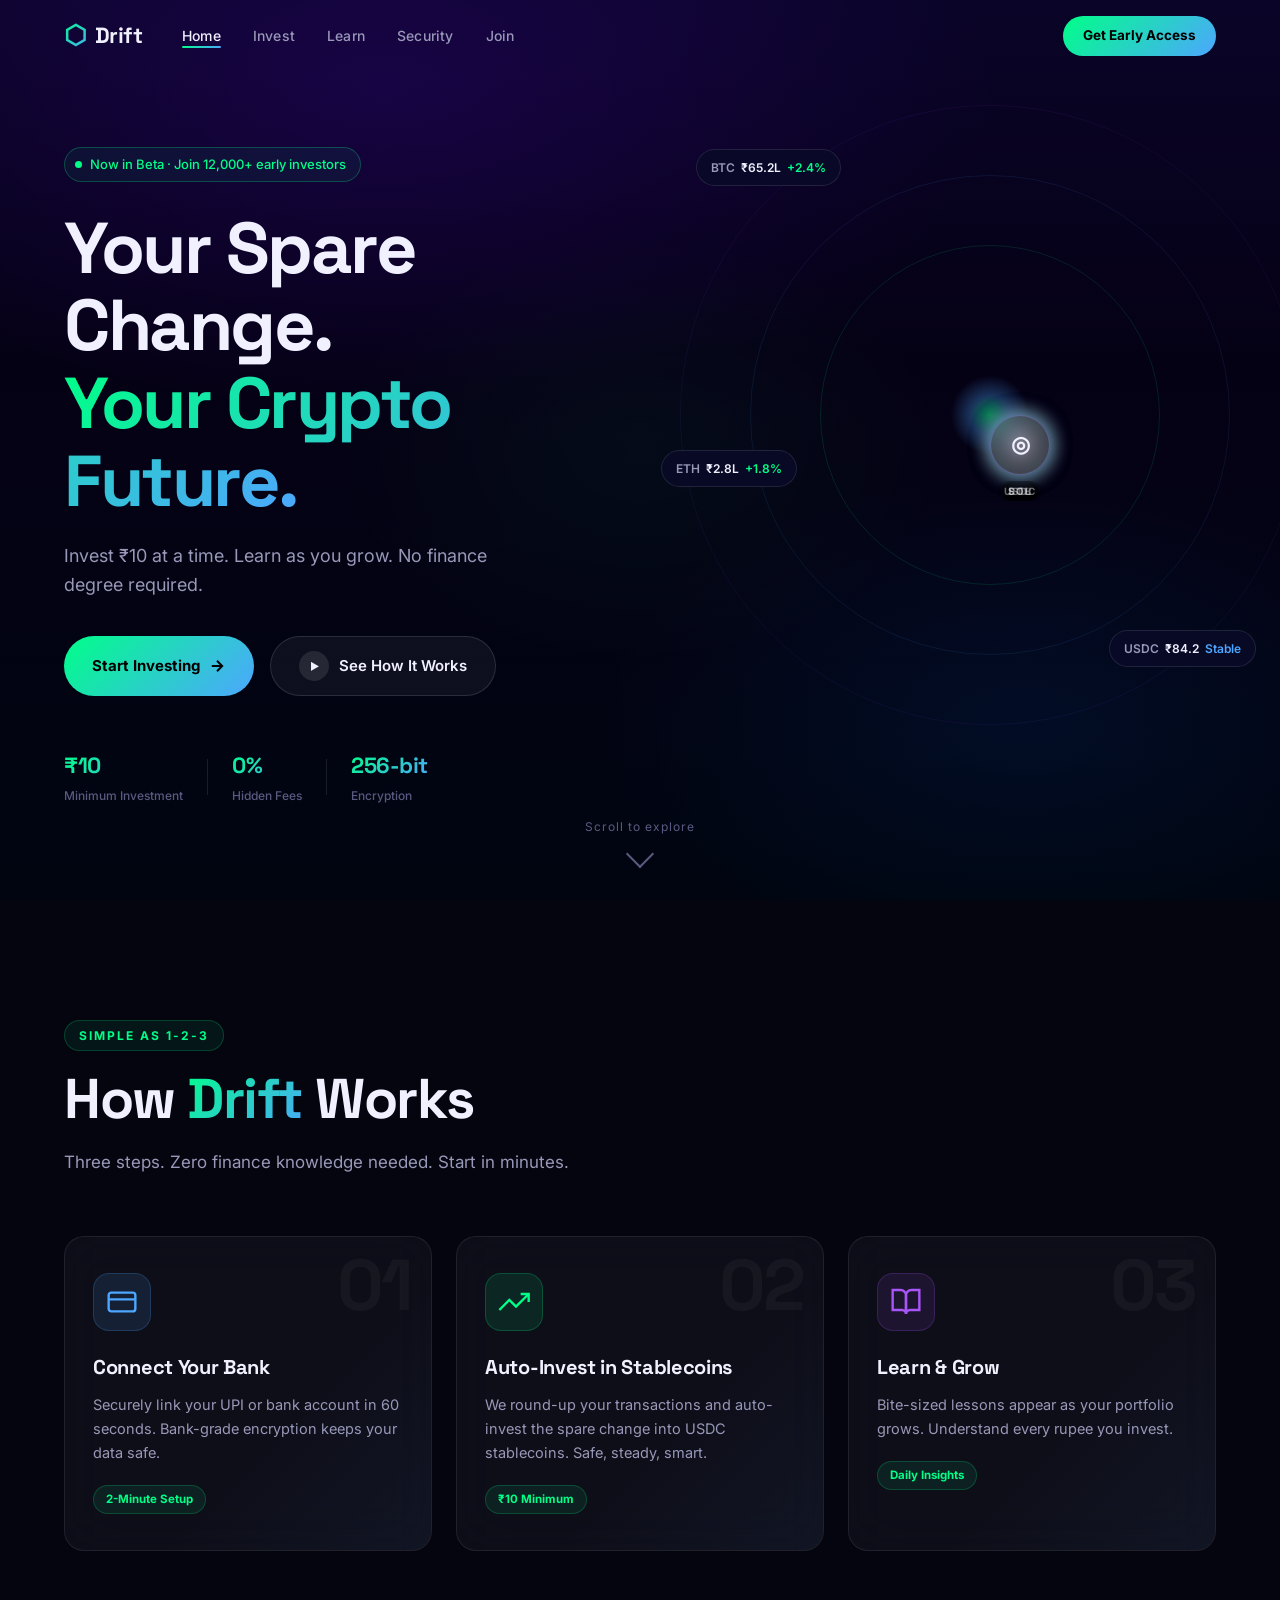
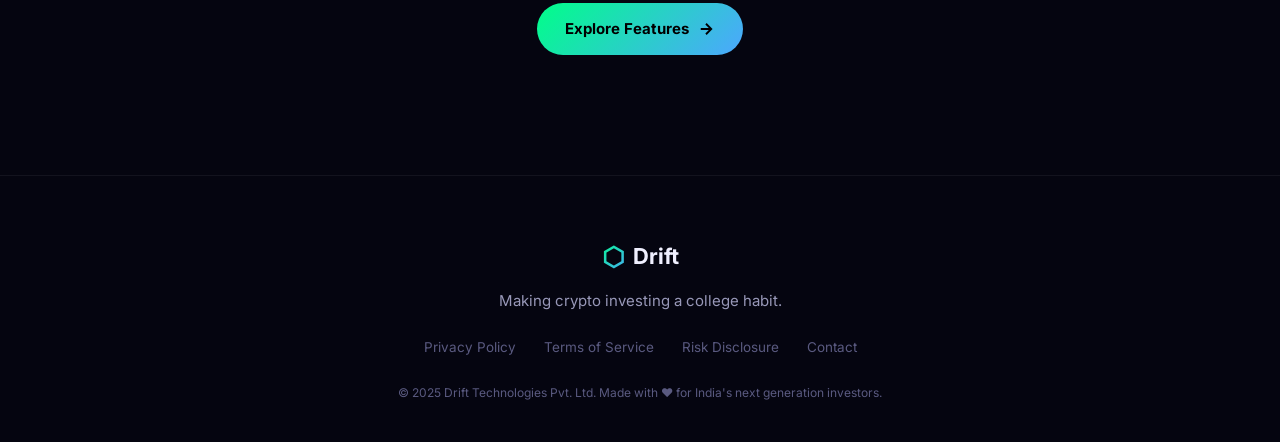
<file: index.html>
<!DOCTYPE html>
<html lang="en">

<head>
  <meta charset="UTF-8" />
  <meta name="viewport" content="width=device-width, initial-scale=1.0" />
  <title>Drift – Your Spare Change. Your Crypto Future.</title>
  <meta name="description"
    content="Drift helps college students invest ₹10 at a time in crypto. Start safe with stablecoins, learn as you grow." />
  <link rel="preconnect" href="https://fonts.googleapis.com" />
  <link rel="preconnect" href="https://fonts.gstatic.com" crossorigin />
  <link
    href="https://fonts.googleapis.com/css2?family=Inter:wght@300;400;500;600;700;800;900&family=Space+Grotesk:wght@300;400;500;600;700&display=swap"
    rel="stylesheet" />
  <link rel="stylesheet" href="style.css" />
</head>

<body>
  <canvas id="particleCanvas"></canvas>

  <!-- Navigation -->
  <nav class="navbar" id="navbar">
    <div class="nav-inner">
      <a href="index.html" class="nav-logo">
        <span class="logo-icon">⬡</span>
        <span class="logo-text">Drift</span>
      </a>
      <ul class="nav-links">
        <li><a href="index.html" class="nav-active">Home</a></li>
        <li><a href="invest.html">Invest</a></li>
        <li><a href="learn.html">Learn</a></li>
        <li><a href="security.html">Security</a></li>
        <li><a href="join.html">Join</a></li>
      </ul>
      <div class="nav-cta">
        <a href="join.html" class="btn-nav">Get Early Access</a>
      </div>
      <button class="hamburger" id="hamburger" aria-label="Menu">&#9776;</button>
    </div>
  </nav>

  <!-- ── HERO ── -->
  <section class="hero" id="hero">
    <div class="hero-content">
      <div class="hero-badge float-anim">
        <span class="badge-dot"></span>
        <span>Now in Beta · Join 12,000+ early investors</span>
      </div>
      <h1 class="hero-headline">
        Your Spare Change.<br />
        <span class="gradient-text">Your Crypto Future.</span>
      </h1>
      <p class="hero-sub">Invest ₹10 at a time. Learn as you grow. No finance degree required.</p>
      <div class="hero-cta">
        <a href="join.html" class="btn-primary">
          <span>Start Investing</span>
          <svg width="18" height="18" viewBox="0 0 24 24" fill="none" stroke="currentColor" stroke-width="2.5">
            <path d="M5 12h14M12 5l7 7-7 7" />
          </svg>
        </a>
        <a href="invest.html" class="btn-secondary">
          <span class="play-icon">▶</span>
          See How It Works
        </a>
      </div>
      <div class="hero-stats">
        <div class="stat-item">
          <span class="stat-value">₹10</span>
          <span class="stat-label">Minimum Investment</span>
        </div>
        <div class="stat-divider"></div>
        <div class="stat-item">
          <span class="stat-value">0%</span>
          <span class="stat-label">Hidden Fees</span>
        </div>
        <div class="stat-divider"></div>
        <div class="stat-item">
          <span class="stat-value">256-bit</span>
          <span class="stat-label">Encryption</span>
        </div>
      </div>
    </div>

    <!-- Orbiting Coins -->
    <div class="coin-orbit-system" id="coinOrbit">
      <div class="orbit-center-glow"></div>
      <div class="orbit-ring ring-1"></div>
      <div class="orbit-ring ring-2"></div>
      <div class="orbit-ring ring-3"></div>
      <div class="coin-wrapper coin-btc orbit-1">
        <div class="crypto-coin coin-glow-orange">
          <img src="https://cryptologos.cc/logos/bitcoin-btc-logo.svg" alt="BTC"
            onerror="this.style.display='none';this.parentElement.innerHTML='<span class=coin-fallback>₿</span>'" />
        </div>
        <div class="coin-label">BTC</div>
      </div>
      <div class="coin-wrapper coin-eth orbit-2">
        <div class="crypto-coin coin-glow-blue">
          <img src="https://cryptologos.cc/logos/ethereum-eth-logo.svg" alt="ETH"
            onerror="this.style.display='none';this.parentElement.innerHTML='<span class=coin-fallback>Ξ</span>'" />
        </div>
        <div class="coin-label">ETH</div>
      </div>
      <div class="coin-wrapper coin-usdc orbit-3">
        <div class="crypto-coin coin-glow-green">
          <img src="https://cryptologos.cc/logos/usd-coin-usdc-logo.svg" alt="USDC"
            onerror="this.style.display='none';this.parentElement.innerHTML='<span class=coin-fallback>$</span>'" />
        </div>
        <div class="coin-label">USDC</div>
      </div>
      <div class="coin-wrapper coin-sol orbit-2b">
        <div class="crypto-coin coin-glow-purple">
          <img src="https://cryptologos.cc/logos/solana-sol-logo.svg" alt="SOL"
            onerror="this.style.display='none';this.parentElement.innerHTML='<span class=coin-fallback>◎</span>'" />
        </div>
        <div class="coin-label">SOL</div>
      </div>
      <div class="price-chip chip-1 float-anim-slow">
        <span class="chip-coin">BTC</span><span class="chip-price">₹65.2L</span><span
          class="chip-change positive">+2.4%</span>
      </div>
      <div class="price-chip chip-2 float-anim-med">
        <span class="chip-coin">ETH</span><span class="chip-price">₹2.8L</span><span
          class="chip-change positive">+1.8%</span>
      </div>
      <div class="price-chip chip-3 float-anim-slow">
        <span class="chip-coin">USDC</span><span class="chip-price">₹84.2</span><span
          class="chip-change neutral">Stable</span>
      </div>
    </div>

    <div class="scroll-hint">
      <span>Scroll to explore</span>
      <div class="scroll-arrow"></div>
    </div>
  </section>

  <!-- ── HOW IT WORKS ── -->
  <section class="section" id="how-it-works">
    <div class="container">
      <div class="section-label">Simple as 1-2-3</div>
      <h2 class="section-title">How <span class="gradient-text">Drift</span> Works</h2>
      <p class="section-sub">Three steps. Zero finance knowledge needed. Start in minutes.</p>
      <div class="how-cards">
        <div class="how-card glass-card float-card" data-delay="0">
          <div class="card-number">01</div>
          <div class="card-icon-wrap icon-blue">
            <svg width="32" height="32" viewBox="0 0 24 24" fill="none" stroke="currentColor" stroke-width="1.8">
              <rect x="2" y="5" width="20" height="14" rx="2" />
              <path d="M2 10h20" />
            </svg>
          </div>
          <h3>Connect Your Bank</h3>
          <p>Securely link your UPI or bank account in 60 seconds. Bank-grade encryption keeps your data safe.</p>
          <div class="card-badge">2-Minute Setup</div>
        </div>
        <div class="how-card glass-card float-card" data-delay="150">
          <div class="card-number">02</div>
          <div class="card-icon-wrap icon-green">
            <svg width="32" height="32" viewBox="0 0 24 24" fill="none" stroke="currentColor" stroke-width="1.8">
              <polyline points="23 6 13.5 15.5 8.5 10.5 1 18" />
              <polyline points="17 6 23 6 23 12" />
            </svg>
          </div>
          <h3>Auto-Invest in Stablecoins</h3>
          <p>We round-up your transactions and auto-invest the spare change into USDC stablecoins. Safe, steady, smart.
          </p>
          <div class="card-badge">₹10 Minimum</div>
        </div>
        <div class="how-card glass-card float-card" data-delay="300">
          <div class="card-number">03</div>
          <div class="card-icon-wrap icon-purple">
            <svg width="32" height="32" viewBox="0 0 24 24" fill="none" stroke="currentColor" stroke-width="1.8">
              <path d="M2 3h6a4 4 0 0 1 4 4v14a3 3 0 0 0-3-3H2z" />
              <path d="M22 3h-6a4 4 0 0 0-4 4v14a3 3 0 0 1 3-3h7z" />
            </svg>
          </div>
          <h3>Learn &amp; Grow</h3>
          <p>Bite-sized lessons appear as your portfolio grows. Understand every rupee you invest.</p>
          <div class="card-badge">Daily Insights</div>
        </div>
      </div>

      <!-- Page nav CTA -->
      <div class="page-nav-cta">
        <a href="invest.html" class="btn-primary">
          Explore Features
          <svg width="18" height="18" viewBox="0 0 24 24" fill="none" stroke="currentColor" stroke-width="2.5">
            <path d="M5 12h14M12 5l7 7-7 7" />
          </svg>
        </a>
      </div>
    </div>
  </section>

  <footer class="footer">
    <div class="container">
      <div class="footer-logo">
        <span class="logo-icon">⬡</span><span class="logo-text">Drift</span>
      </div>
      <p class="footer-tagline">Making crypto investing a college habit.</p>
      <div class="footer-links">
        <a href="security.html">Privacy Policy</a>
        <a href="security.html">Terms of Service</a>
        <a href="security.html">Risk Disclosure</a>
        <a href="join.html">Contact</a>
      </div>
      <p class="footer-copy">© 2025 Drift Technologies Pvt. Ltd. Made with ♥ for India's next generation investors.</p>
    </div>
  </footer>

  <script src="script.js"></script>
</body>

</html>
</file>
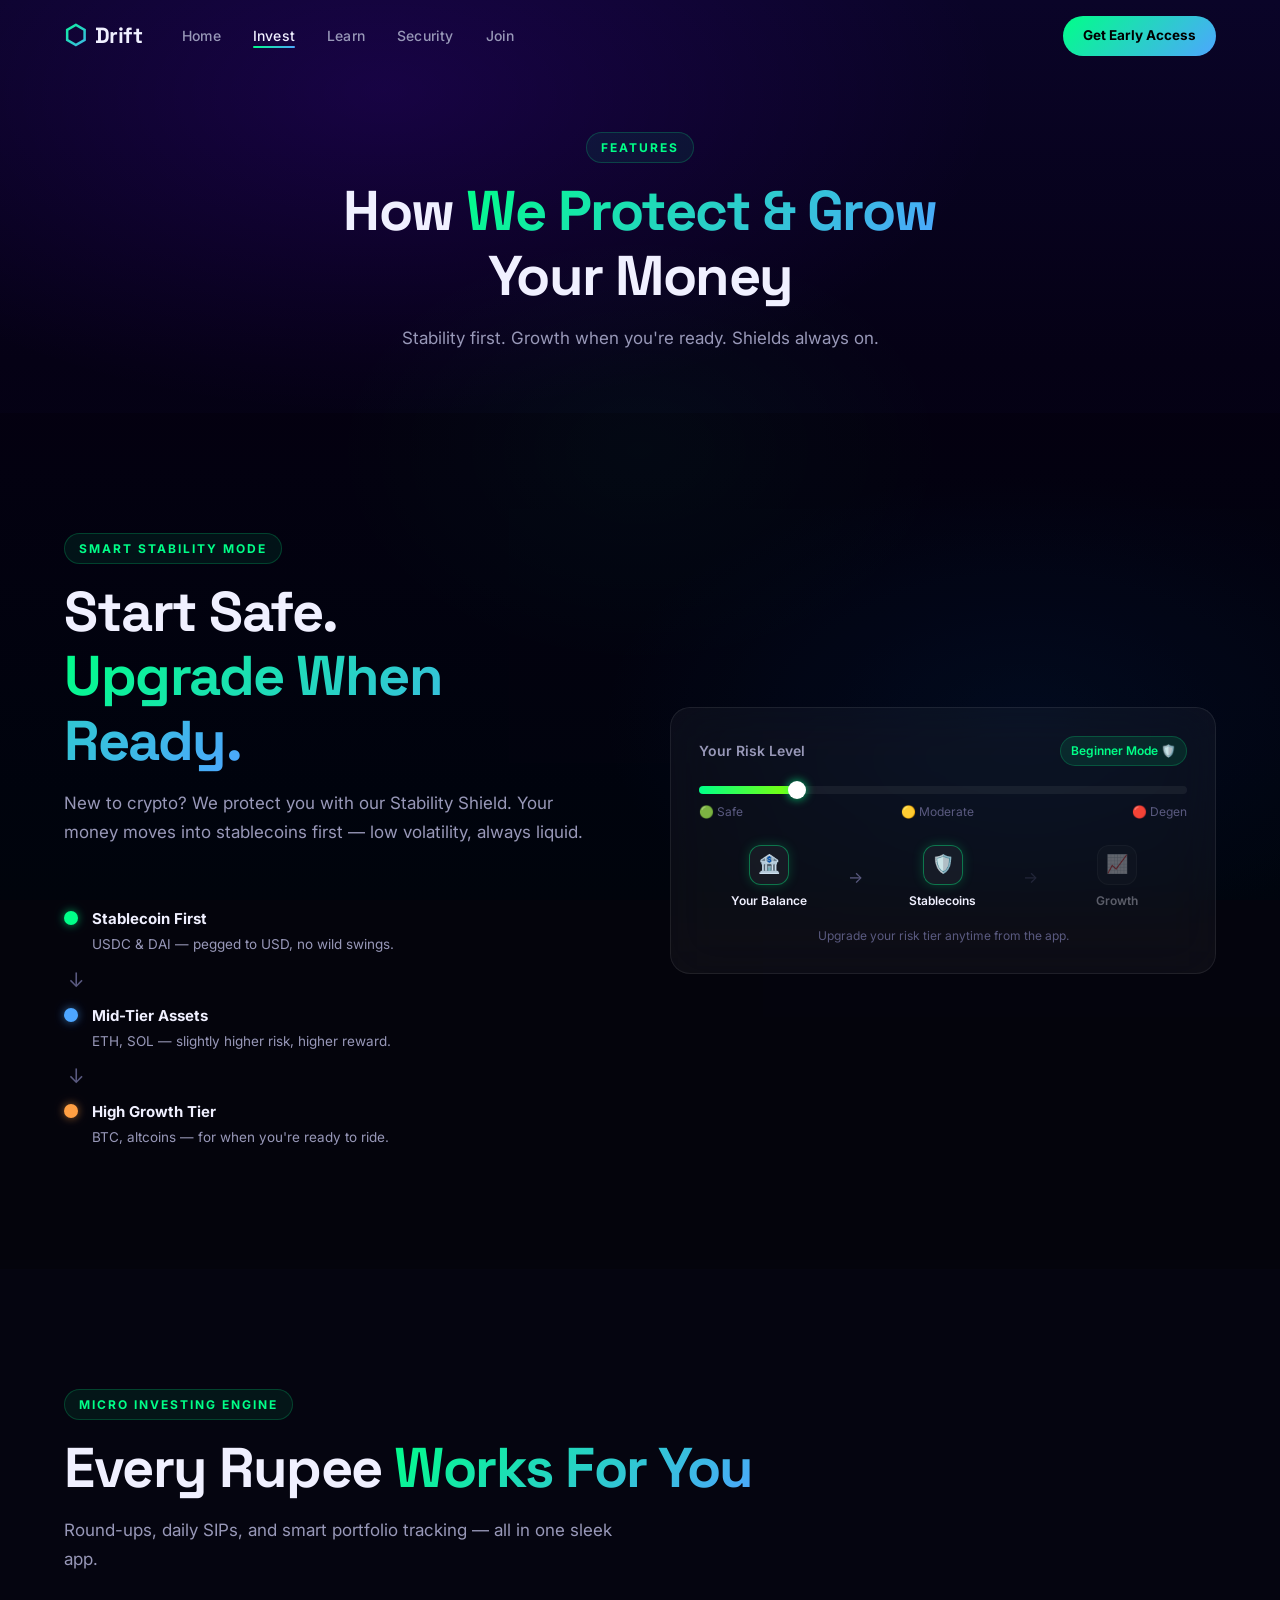
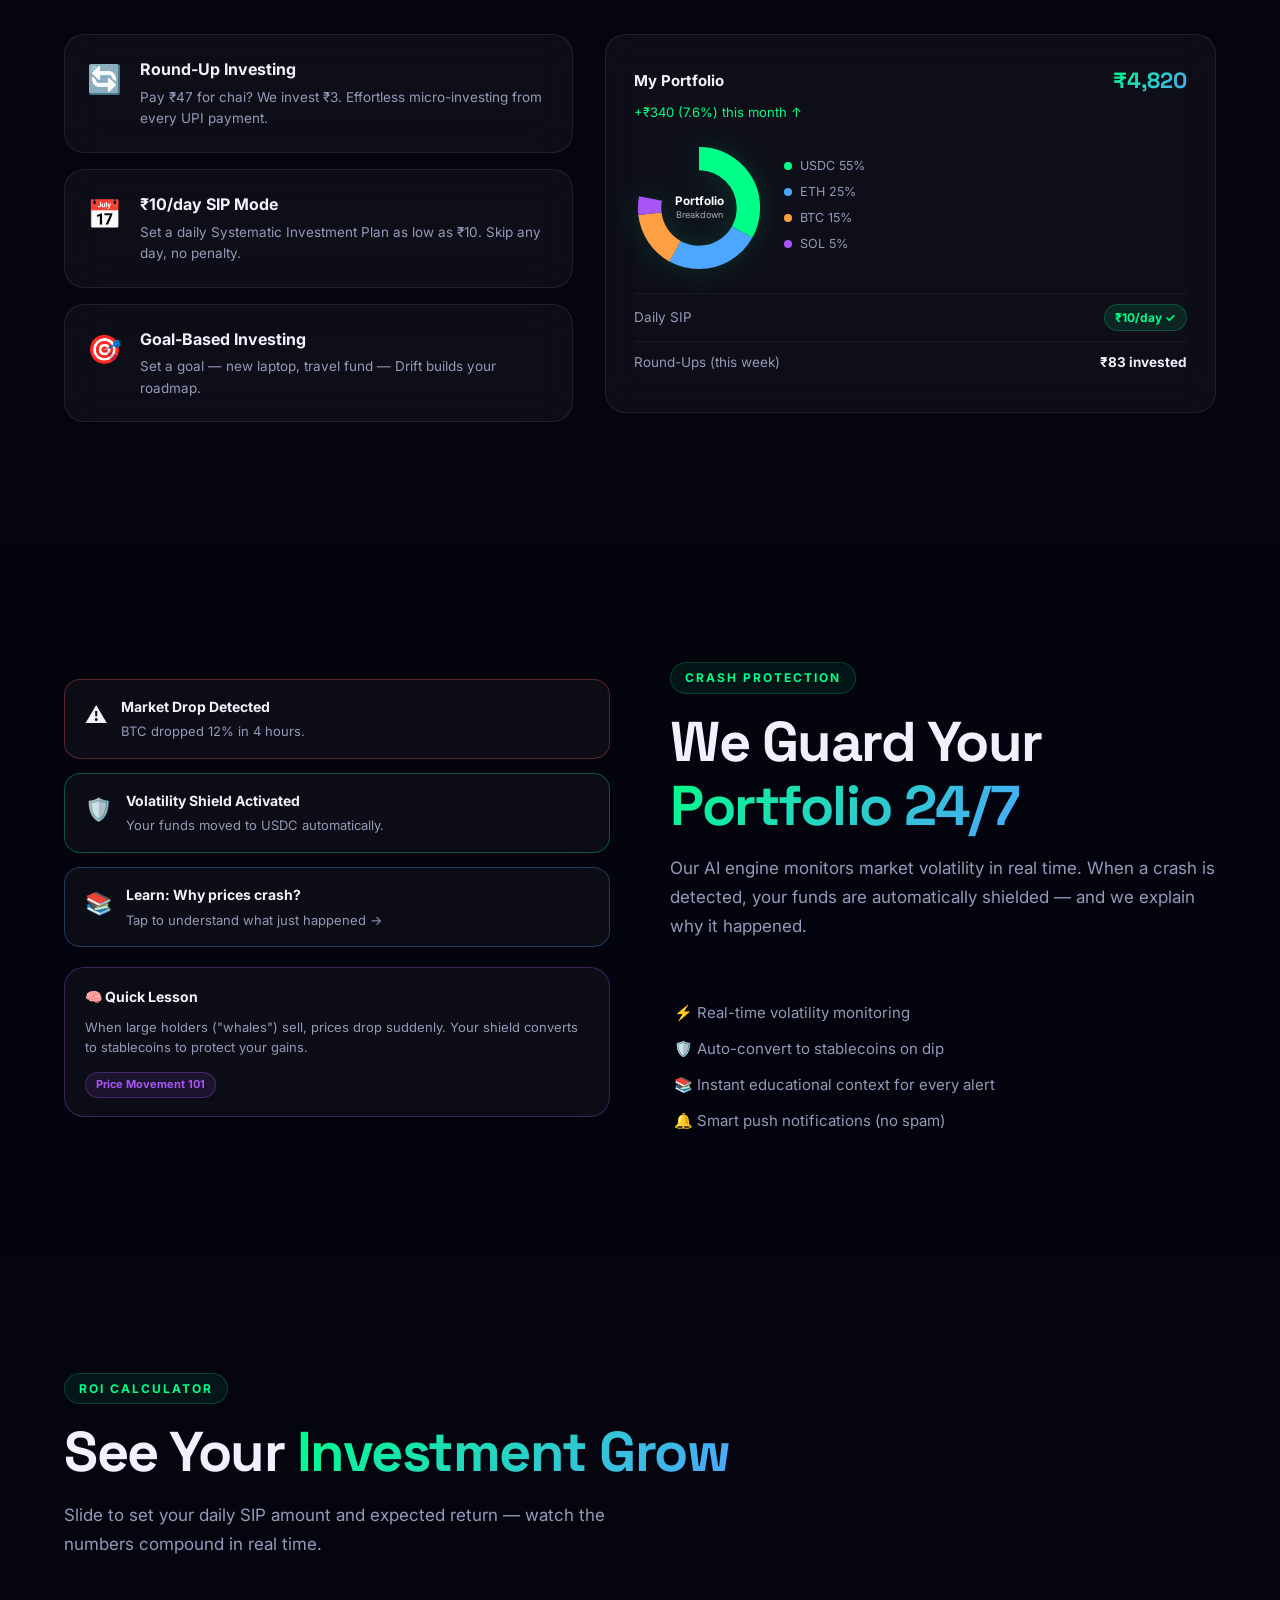
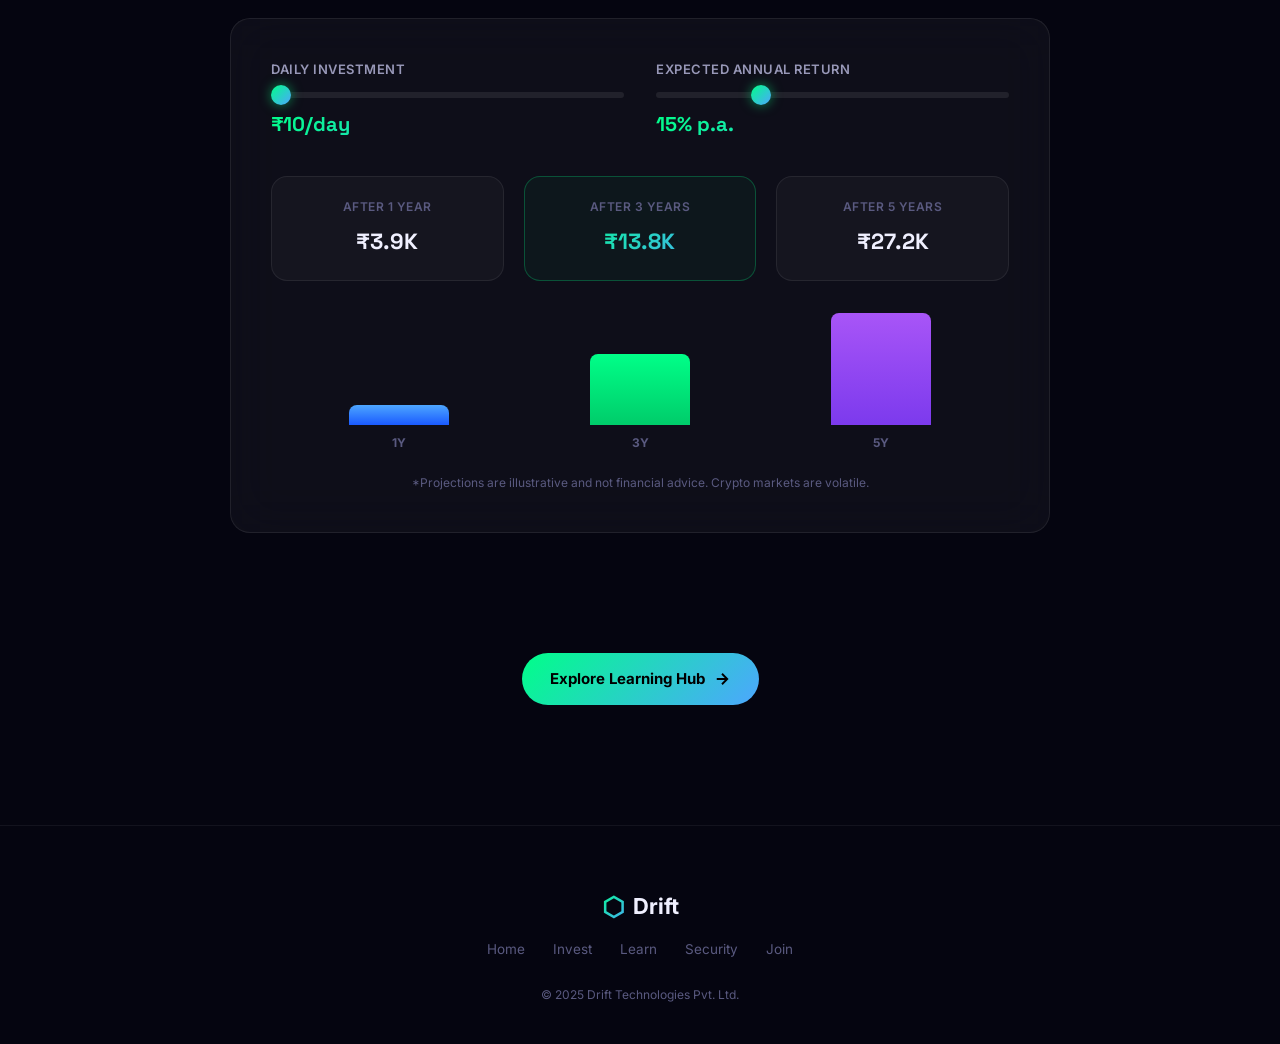
<file: invest.html>
<!DOCTYPE html>
<html lang="en">

<head>
    <meta charset="UTF-8" />
    <meta name="viewport" content="width=device-width, initial-scale=1.0" />
    <title>Invest – Drift</title>
    <meta name="description"
        content="Smart Stability Mode, Micro Investing Engine, and Crash Protection — all in one platform." />
    <link rel="preconnect" href="https://fonts.googleapis.com" />
    <link rel="preconnect" href="https://fonts.gstatic.com" crossorigin />
    <link
        href="https://fonts.googleapis.com/css2?family=Inter:wght@300;400;500;600;700;800;900&family=Space+Grotesk:wght@300;400;500;600;700&display=swap"
        rel="stylesheet" />
    <link rel="stylesheet" href="style.css" />
</head>

<body>
    <canvas id="particleCanvas"></canvas>

    <nav class="navbar" id="navbar">
        <div class="nav-inner">
            <a href="index.html" class="nav-logo">
                <span class="logo-icon">⬡</span>
                <span class="logo-text">Drift</span>
            </a>
            <ul class="nav-links">
                <li><a href="index.html">Home</a></li>
                <li><a href="invest.html" class="nav-active">Invest</a></li>
                <li><a href="learn.html">Learn</a></li>
                <li><a href="security.html">Security</a></li>
                <li><a href="join.html">Join</a></li>
            </ul>
            <div class="nav-cta"><a href="join.html" class="btn-nav">Get Early Access</a></div>
            <button class="hamburger" id="hamburger" aria-label="Menu">&#9776;</button>
        </div>
    </nav>

    <!-- Page Hero Banner -->
    <div class="page-hero">
        <div class="container">
            <div class="section-label">Features</div>
            <h1 class="section-title">How <span class="gradient-text">We Protect & Grow</span><br />Your Money</h1>
            <p class="section-sub">Stability first. Growth when you're ready. Shields always on.</p>
        </div>
    </div>

    <!-- ── SMART STABILITY ── -->
    <section class="section stability-section" id="stability">
        <div class="container two-col">
            <div class="col-text" data-reveal>
                <div class="section-label">Smart Stability Mode</div>
                <h2 class="section-title">Start Safe.<br /><span class="gradient-text">Upgrade When Ready.</span></h2>
                <p class="section-sub">New to crypto? We protect you with our Stability Shield. Your money moves into
                    stablecoins first — low volatility, always liquid.</p>
                <div class="stability-steps">
                    <div class="sstep">
                        <div class="sstep-dot dot-green"></div>
                        <div><strong>Stablecoin First</strong>
                            <p>USDC & DAI — pegged to USD, no wild swings.</p>
                        </div>
                    </div>
                    <div class="sstep sstep-arrow">↓</div>
                    <div class="sstep">
                        <div class="sstep-dot dot-blue"></div>
                        <div><strong>Mid-Tier Assets</strong>
                            <p>ETH, SOL — slightly higher risk, higher reward.</p>
                        </div>
                    </div>
                    <div class="sstep sstep-arrow">↓</div>
                    <div class="sstep">
                        <div class="sstep-dot dot-orange"></div>
                        <div><strong>High Growth Tier</strong>
                            <p>BTC, altcoins — for when you're ready to ride.</p>
                        </div>
                    </div>
                </div>
            </div>
            <div class="col-visual" data-reveal>
                <div class="risk-card glass-card">
                    <div class="risk-header">
                        <span>Your Risk Level</span>
                        <span class="risk-badge">Beginner Mode 🛡️</span>
                    </div>
                    <div class="risk-meter-wrap">
                        <div class="risk-meter">
                            <div class="risk-fill" id="riskFill"></div>
                            <div class="risk-thumb" id="riskThumb"></div>
                        </div>
                        <div class="risk-labels">
                            <span>🟢 Safe</span><span>🟡 Moderate</span><span>🔴 Degen</span>
                        </div>
                    </div>
                    <div class="fund-flow">
                        <div class="fund-step fund-active">
                            <div class="fund-icon">🏦</div><span>Your Balance</span>
                        </div>
                        <div class="fund-arrow">→</div>
                        <div class="fund-step fund-active">
                            <div class="fund-icon">🛡️</div><span>Stablecoins</span>
                        </div>
                        <div class="fund-arrow fund-disabled">→</div>
                        <div class="fund-step fund-disabled">
                            <div class="fund-icon">📈</div><span>Growth</span>
                        </div>
                    </div>
                    <p class="risk-note">Upgrade your risk tier anytime from the app.</p>
                </div>
            </div>
        </div>
    </section>

    <!-- ── MICRO INVESTING ENGINE ── -->
    <section class="section" id="investing">
        <div class="container">
            <div class="section-label">Micro Investing Engine</div>
            <h2 class="section-title">Every Rupee <span class="gradient-text">Works For You</span></h2>
            <p class="section-sub">Round-ups, daily SIPs, and smart portfolio tracking — all in one sleek app.</p>
            <div class="engine-grid">
                <div class="engine-features">
                    <div class="engine-card glass-card" data-reveal>
                        <div class="engine-icon">🔄</div>
                        <div>
                            <h4>Round-Up Investing</h4>
                            <p>Pay ₹47 for chai? We invest ₹3. Effortless micro-investing from every UPI payment.</p>
                        </div>
                    </div>
                    <div class="engine-card glass-card" data-reveal>
                        <div class="engine-icon">📅</div>
                        <div>
                            <h4>₹10/day SIP Mode</h4>
                            <p>Set a daily Systematic Investment Plan as low as ₹10. Skip any day, no penalty.</p>
                        </div>
                    </div>
                    <div class="engine-card glass-card" data-reveal>
                        <div class="engine-icon">🎯</div>
                        <div>
                            <h4>Goal-Based Investing</h4>
                            <p>Set a goal — new laptop, travel fund — Drift builds your roadmap.</p>
                        </div>
                    </div>
                </div>
                <div class="engine-visual" data-reveal>
                    <div class="portfolio-card glass-card">
                        <div class="portfolio-header">
                            <span class="portfolio-title">My Portfolio</span>
                            <span class="portfolio-value">₹4,820</span>
                        </div>
                        <div class="portfolio-change positive">+₹340 (7.6%) this month ↑</div>
                        <div class="pie-wrap">
                            <svg class="pie-chart" viewBox="0 0 100 100" xmlns="http://www.w3.org/2000/svg">
                                <circle class="pie-ring" cx="50" cy="50" r="38" fill="none" stroke="#00ff88"
                                    stroke-width="18" stroke-dasharray="131 207" stroke-dashoffset="52" />
                                <circle class="pie-ring" cx="50" cy="50" r="38" fill="none" stroke="#4da6ff"
                                    stroke-width="18" stroke-dasharray="59.6 207" stroke-dashoffset="-79" />
                                <circle class="pie-ring" cx="50" cy="50" r="38" fill="none" stroke="#ff9f43"
                                    stroke-width="18" stroke-dasharray="35.8 207" stroke-dashoffset="-138.5" />
                                <circle class="pie-ring" cx="50" cy="50" r="38" fill="none" stroke="#a855f7"
                                    stroke-width="18" stroke-dasharray="11.9 207" stroke-dashoffset="-174.3" />
                                <text x="50" y="48" text-anchor="middle" fill="white" font-size="9"
                                    font-weight="700">Portfolio</text>
                                <text x="50" y="58" text-anchor="middle" fill="#aaa" font-size="7">Breakdown</text>
                            </svg>
                            <div class="pie-legend">
                                <div class="legend-item"><span class="dot" style="background:#00ff88"></span>USDC 55%
                                </div>
                                <div class="legend-item"><span class="dot" style="background:#4da6ff"></span>ETH 25%
                                </div>
                                <div class="legend-item"><span class="dot" style="background:#ff9f43"></span>BTC 15%
                                </div>
                                <div class="legend-item"><span class="dot" style="background:#a855f7"></span>SOL 5%
                                </div>
                            </div>
                        </div>
                        <div class="portfolio-row">
                            <span class="portfolio-label">Daily SIP</span>
                            <span class="portfolio-val active-badge">₹10/day ✓</span>
                        </div>
                        <div class="portfolio-row">
                            <span class="portfolio-label">Round-Ups (this week)</span>
                            <span class="portfolio-val">₹83 invested</span>
                        </div>
                    </div>
                </div>
            </div>
        </div>
    </section>

    <!-- ── CRASH PROTECTION ── -->
    <section class="section protection-section" id="protection">
        <div class="container two-col reversed">
            <div class="col-visual" data-reveal>
                <div class="alerts-wrap">
                    <div class="alert-popup alert-1 glass-card">
                        <span class="alert-icon">⚠️</span>
                        <div><strong>Market Drop Detected</strong>
                            <p>BTC dropped 12% in 4 hours.</p>
                        </div>
                    </div>
                    <div class="alert-popup alert-2 glass-card">
                        <span class="alert-icon">🛡️</span>
                        <div><strong>Volatility Shield Activated</strong>
                            <p>Your funds moved to USDC automatically.</p>
                        </div>
                    </div>
                    <div class="alert-popup alert-3 glass-card">
                        <span class="alert-icon">📚</span>
                        <div><strong>Learn: Why prices crash?</strong>
                            <p>Tap to understand what just happened →</p>
                        </div>
                    </div>
                    <div class="tooltip-popup glass-card">
                        <h5>🧠 Quick Lesson</h5>
                        <p>When large holders ("whales") sell, prices drop suddenly. Your shield converts to stablecoins
                            to protect your gains.</p>
                        <div class="tooltip-tag">Price Movement 101</div>
                    </div>
                </div>
            </div>
            <div class="col-text" data-reveal>
                <div class="section-label">Crash Protection</div>
                <h2 class="section-title">We Guard Your<br /><span class="gradient-text">Portfolio 24/7</span></h2>
                <p class="section-sub">Our AI engine monitors market volatility in real time. When a crash is detected,
                    your funds are automatically shielded — and we explain why it happened.</p>
                <ul class="feature-list">
                    <li>⚡ Real-time volatility monitoring</li>
                    <li>🛡️ Auto-convert to stablecoins on dip</li>
                    <li>📚 Instant educational context for every alert</li>
                    <li>🔔 Smart push notifications (no spam)</li>
                </ul>
            </div>
        </div>
    </section>


    <!-- ── ROI CALCULATOR ── -->
    <section class="section calc-section" id="calculator">
        <div class="container">
            <div class="section-label">ROI Calculator</div>
            <h2 class="section-title">See Your <span class="gradient-text">Investment Grow</span></h2>
            <p class="section-sub">Slide to set your daily SIP amount and expected return — watch the numbers compound
                in real time.</p>

            <div class="calc-card glass-card">
                <div class="calc-controls">
                    <div class="calc-input-group">
                        <label>Daily Investment</label>
                        <div class="range-wrap">
                            <input type="range" id="dailyAmount" min="10" max="500" value="10" step="10"
                                class="range-input" />
                            <div class="range-value">₹<span id="dailyDisplay">10</span>/day</div>
                        </div>
                    </div>
                    <div class="calc-input-group">
                        <label>Expected Annual Return</label>
                        <div class="range-wrap">
                            <input type="range" id="returnRate" min="5" max="40" value="15" step="1"
                                class="range-input" />
                            <div class="range-value"><span id="returnDisplay">15</span>% p.a.</div>
                        </div>
                    </div>
                </div>

                <div class="calc-results">
                    <div class="calc-result-item">
                        <span class="result-label">After 1 Year</span>
                        <span class="result-value" id="year1">₹3,942</span>
                    </div>
                    <div class="calc-result-item highlight">
                        <span class="result-label">After 3 Years</span>
                        <span class="result-value gradient-text" id="year3">₹14,280</span>
                    </div>
                    <div class="calc-result-item">
                        <span class="result-label">After 5 Years</span>
                        <span class="result-value" id="year5">₹26,984</span>
                    </div>
                </div>

                <div class="bar-chart">
                    <div class="bar-group">
                        <div class="bar bar-1" id="bar1"></div>
                        <span class="bar-label">1Y</span>
                    </div>
                    <div class="bar-group">
                        <div class="bar bar-2" id="bar2"></div>
                        <span class="bar-label">3Y</span>
                    </div>
                    <div class="bar-group">
                        <div class="bar bar-3" id="bar3"></div>
                        <span class="bar-label">5Y</span>
                    </div>
                </div>
                <p class="calc-disclaimer">*Projections are illustrative and not financial advice. Crypto markets are
                    volatile.</p>
            </div>
        </div>
    </section>

    <!-- Page nav -->
    <div class="section" style="padding-top:0">
        <div class="container" style="text-align:center">
            <a href="learn.html" class="btn-primary">
                Explore Learning Hub
                <svg width="18" height="18" viewBox="0 0 24 24" fill="none" stroke="currentColor" stroke-width="2.5">
                    <path d="M5 12h14M12 5l7 7-7 7" />
                </svg>
            </a>
        </div>
    </div>


    <footer class="footer">
        <div class="container">
            <div class="footer-logo"><span class="logo-icon">⬡</span><span class="logo-text">Drift</span></div>
            <div class="footer-links">
                <a href="index.html">Home</a><a href="invest.html">Invest</a>
                <a href="learn.html">Learn</a><a href="security.html">Security</a><a href="join.html">Join</a>
            </div>
            <p class="footer-copy">© 2025 Drift Technologies Pvt. Ltd.</p>
        </div>
    </footer>

    <script src="script.js"></script>
</body>

</html>
</file>
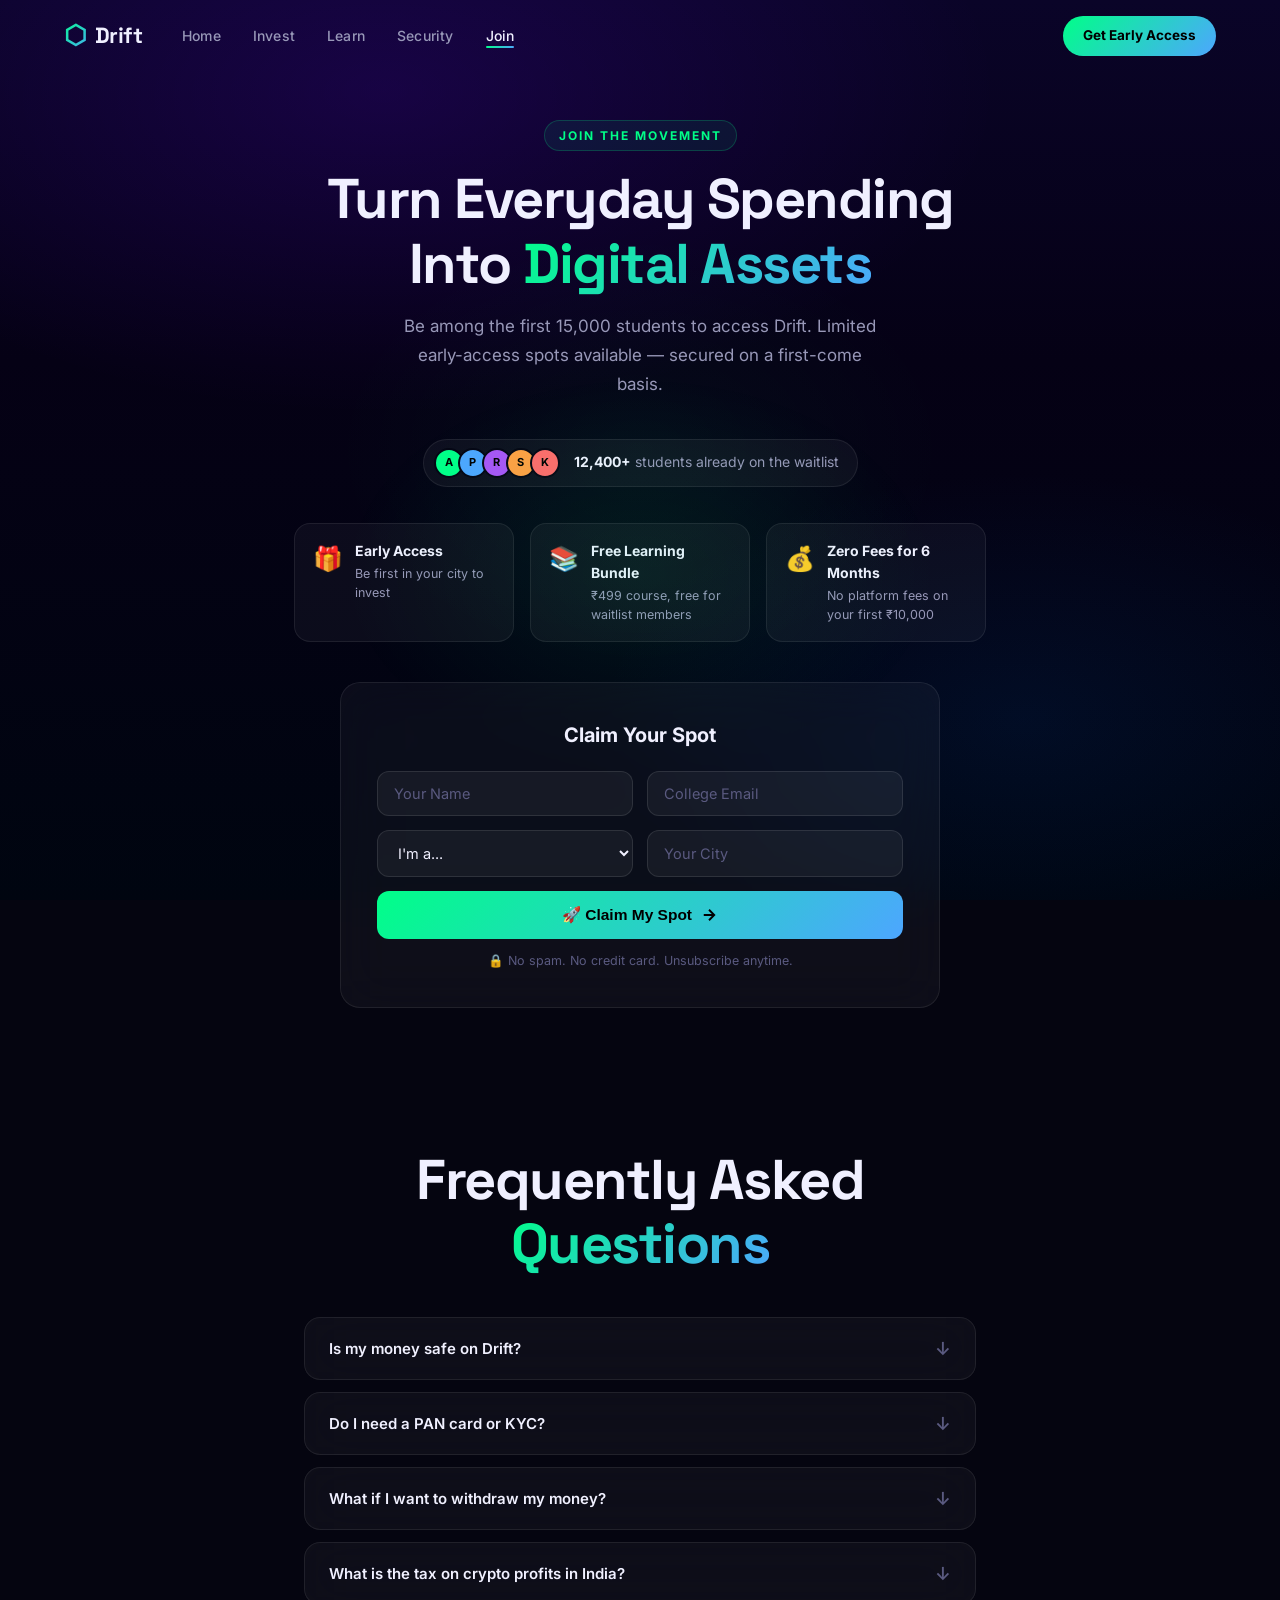
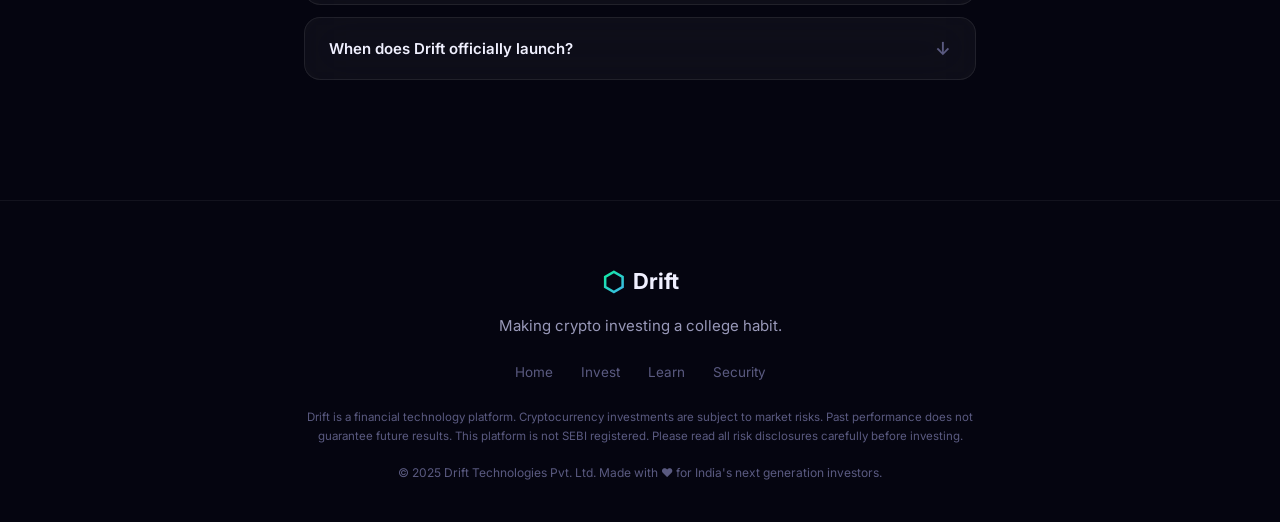
<file: join.html>
<!DOCTYPE html>
<html lang="en">

<head>
    <meta charset="UTF-8" />
    <meta name="viewport" content="width=device-width, initial-scale=1.0" />
    <title>Join Drift – Get Early Access</title>
    <meta name="description"
        content="Turn everyday spending into digital assets. Join 12,000+ students on the Drift waitlist." />
    <link rel="preconnect" href="https://fonts.googleapis.com" />
    <link rel="preconnect" href="https://fonts.gstatic.com" crossorigin />
    <link
        href="https://fonts.googleapis.com/css2?family=Inter:wght@300;400;500;600;700;800;900&family=Space+Grotesk:wght@300;400;500;600;700&display=swap"
        rel="stylesheet" />
    <link rel="stylesheet" href="style.css" />
</head>

<body>
    <canvas id="particleCanvas"></canvas>

    <nav class="navbar" id="navbar">
        <div class="nav-inner">
            <a href="index.html" class="nav-logo">
                <span class="logo-icon">⬡</span><span class="logo-text">Drift</span>
            </a>
            <ul class="nav-links">
                <li><a href="index.html">Home</a></li>
                <li><a href="invest.html">Invest</a></li>
                <li><a href="learn.html">Learn</a></li>
                <li><a href="security.html">Security</a></li>
                <li><a href="join.html" class="nav-active">Join</a></li>
            </ul>
            <div class="nav-cta"><a href="#waitlist" class="btn-nav">Get Early Access</a></div>
            <button class="hamburger" id="hamburger" aria-label="Menu">&#9776;</button>
        </div>
    </nav>

    <!-- ── FINAL CTA SECTION ── -->
    <section class="section cta-section" id="waitlist" style="min-height:100vh;display:flex;align-items:center;">
        <div class="container">
            <div class="cta-glow"></div>
            <div class="cta-content">
                <div class="section-label float-anim">Join the Movement</div>
                <h1 class="section-title">Turn Everyday Spending<br />Into <span class="gradient-text">Digital
                        Assets</span></h1>
                <p class="section-sub">Be among the first 15,000 students to access Drift. Limited early-access spots
                    available — secured on a first-come basis.</p>

                <!-- Social proof -->
                <div class="social-proof">
                    <div class="avatar-stack">
                        <div class="avatar av1">A</div>
                        <div class="avatar av2">P</div>
                        <div class="avatar av3">R</div>
                        <div class="avatar av4">S</div>
                        <div class="avatar av5">K</div>
                    </div>
                    <span><strong>12,400+</strong> students already on the waitlist</span>
                </div>

                <!-- Perks -->
                <div class="join-perks">
                    <div class="perk">
                        <span class="perk-icon">🎁</span>
                        <div>
                            <strong>Early Access</strong>
                            <p>Be first in your city to invest</p>
                        </div>
                    </div>
                    <div class="perk">
                        <span class="perk-icon">📚</span>
                        <div>
                            <strong>Free Learning Bundle</strong>
                            <p>₹499 course, free for waitlist members</p>
                        </div>
                    </div>
                    <div class="perk">
                        <span class="perk-icon">💰</span>
                        <div>
                            <strong>Zero Fees for 6 Months</strong>
                            <p>No platform fees on your first ₹10,000</p>
                        </div>
                    </div>
                </div>

                <!-- Waitlist Form -->
                <div class="waitlist-form glass-card" id="waitlistForm">
                    <h3 style="margin-bottom:20px;font-size:20px;font-weight:700;">Claim Your Spot</h3>
                    <div class="form-row">
                        <input type="text" id="nameInput" placeholder="Your Name" class="form-input" />
                        <input type="email" id="emailInput" placeholder="College Email" class="form-input" />
                    </div>
                    <div class="form-row">
                        <select class="form-input form-select" id="collegeSelect">
                            <option value="">I'm a...</option>
                            <option>College Student</option>
                            <option>Recent Graduate</option>
                            <option>Young Professional</option>
                            <option>Just Curious</option>
                        </select>
                        <input type="text" id="cityInput" placeholder="Your City" class="form-input" />
                    </div>
                    <button class="btn-primary btn-submit" onclick="submitWaitlist(event)">
                        <span>🚀 Claim My Spot</span>
                        <svg width="18" height="18" viewBox="0 0 24 24" fill="none" stroke="currentColor"
                            stroke-width="2.5">
                            <path d="M5 12h14M12 5l7 7-7 7" />
                        </svg>
                    </button>
                    <p class="form-note">🔒 No spam. No credit card. Unsubscribe anytime.</p>
                </div>

                <!-- Success -->
                <div class="success-msg" id="successMsg" style="display:none;">
                    <div class="success-icon">🎉</div>
                    <h3>You're on the list!</h3>
                    <p>We'll notify you when Drift launches in your city. Share with a friend to move up the waitlist!
                    </p>
                    <div class="share-btns">
                        <button class="btn-share" onclick="shareOnWhatsApp()">📱 WhatsApp</button>
                        <button class="btn-share" onclick="shareOnTwitter()">🐦 Twitter</button>
                    </div>
                </div>
            </div>
        </div>
    </section>

    <!-- ── FAQ ── -->
    <section class="section" style="padding-top:0">
        <div class="container" style="max-width:720px">
            <h2 class="section-title" style="text-align:center;margin-bottom:40px">Frequently Asked <span
                    class="gradient-text">Questions</span></h2>
            <div class="faq-list">
                <div class="faq-item glass-card">
                    <button class="faq-q" onclick="toggleFaq(this)">
                        Is my money safe on Drift? <span class="faq-arrow">↓</span>
                    </button>
                    <div class="faq-a">
                        <p>Yes. We use AES-256 bank-grade encryption. Your funds are held with regulated custodians and
                            protected by our AI Volatility Shield. <a href="security.html">Learn more about security
                                →</a></p>
                    </div>
                </div>
                <div class="faq-item glass-card">
                    <button class="faq-q" onclick="toggleFaq(this)">
                        Do I need a PAN card or KYC? <span class="faq-arrow">↓</span>
                    </button>
                    <div class="faq-a">
                        <p>Yes, Indian regulations require a basic KYC (Aadhaar + PAN) to invest. The process takes
                            under 3 minutes entirely online.</p>
                    </div>
                </div>
                <div class="faq-item glass-card">
                    <button class="faq-q" onclick="toggleFaq(this)">
                        What if I want to withdraw my money? <span class="faq-arrow">↓</span>
                    </button>
                    <div class="faq-a">
                        <p>Withdrawals are processed within 2–3 business days directly to your linked bank account. No
                            lock-in period, no exit fees.</p>
                    </div>
                </div>
                <div class="faq-item glass-card">
                    <button class="faq-q" onclick="toggleFaq(this)">
                        What is the tax on crypto profits in India? <span class="faq-arrow">↓</span>
                    </button>
                    <div class="faq-a">
                        <p>As per Indian tax law, crypto profits are taxed at a flat 30% + 1% TDS on each transaction.
                            Drift auto-generates your tax report. <a href="learn.html">Learn more →</a></p>
                    </div>
                </div>
                <div class="faq-item glass-card">
                    <button class="faq-q" onclick="toggleFaq(this)">
                        When does Drift officially launch? <span class="faq-arrow">↓</span>
                    </button>
                    <div class="faq-a">
                        <p>We're targeting a beta rollout in Q3 2025. Waitlist members in metro cities get priority
                            access first. Join now to secure your spot!</p>
                    </div>
                </div>
            </div>
        </div>
    </section>

    <footer class="footer">
        <div class="container">
            <div class="footer-logo"><span class="logo-icon">⬡</span><span class="logo-text">Drift</span></div>
            <p class="footer-tagline">Making crypto investing a college habit.</p>
            <div class="footer-links">
                <a href="index.html">Home</a><a href="invest.html">Invest</a>
                <a href="learn.html">Learn</a><a href="security.html">Security</a>
            </div>
            <p class="footer-disclaimer">Drift is a financial technology platform. Cryptocurrency investments are
                subject to market risks. Past performance does not guarantee future results. This platform is not SEBI
                registered. Please read all risk disclosures carefully before investing.</p>
            <p class="footer-copy">© 2025 Drift Technologies Pvt. Ltd. Made with ♥ for India's next generation
                investors.</p>
        </div>
    </footer>

    <script src="script.js"></script>
    <script>
        function toggleFaq(btn) {
            const item = btn.parentElement;
            const isOpen = item.classList.contains('open');
            document.querySelectorAll('.faq-item').forEach(i => i.classList.remove('open'));
            if (!isOpen) item.classList.add('open');
        }
    </script>
</body>

</html>
</file>
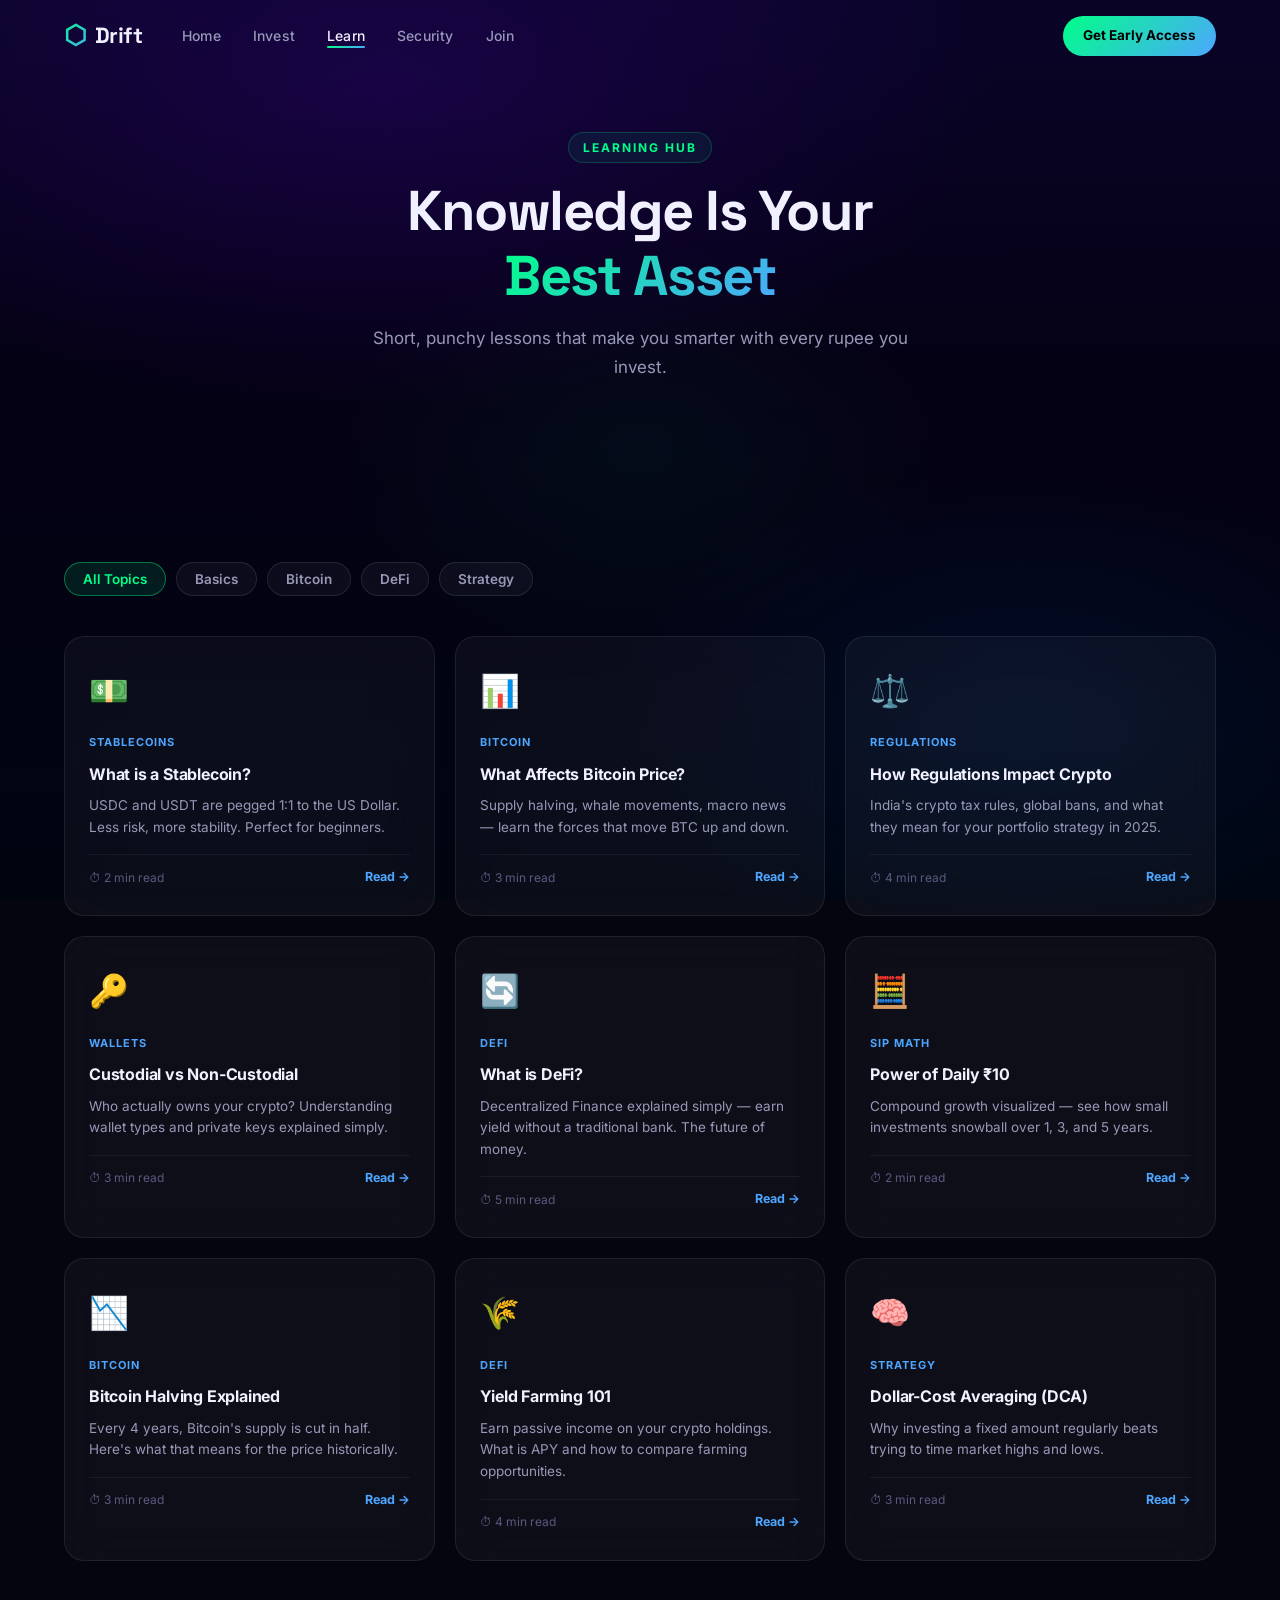
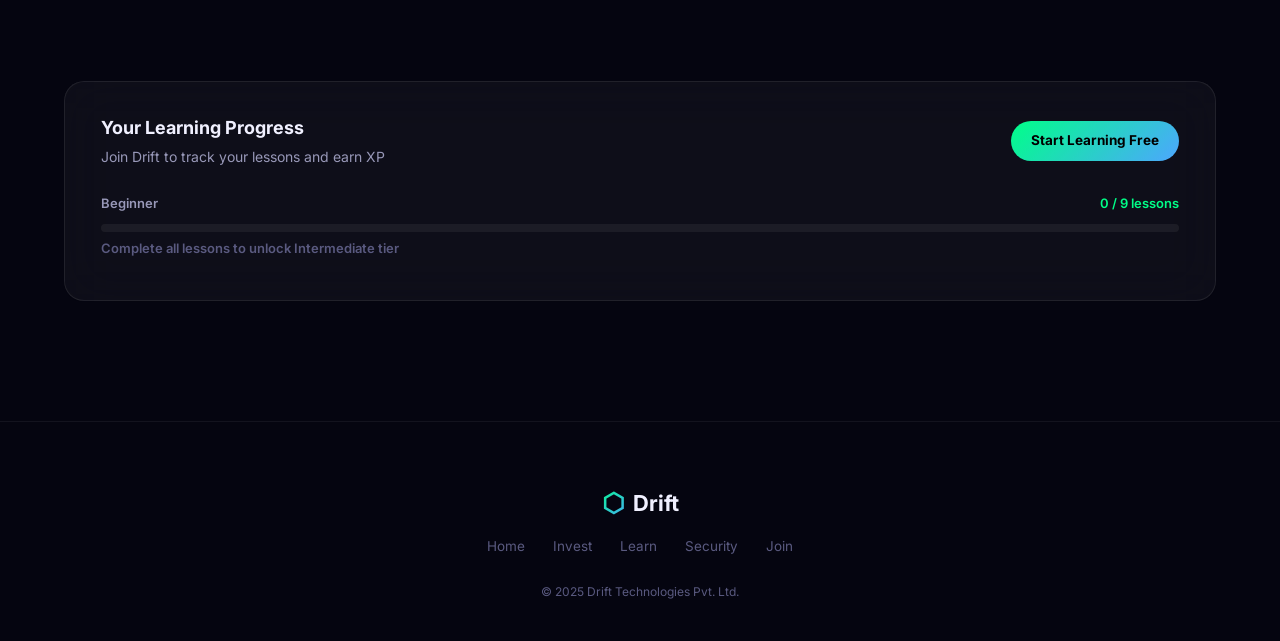
<file: learn.html>
<!DOCTYPE html>
<html lang="en">

<head>
    <meta charset="UTF-8" />
    <meta name="viewport" content="width=device-width, initial-scale=1.0" />
    <title>Learn – Drift</title>
    <meta name="description"
        content="Bite-sized crypto lessons. Learn what stablecoins are, what moves Bitcoin, how regulations work, and more." />
    <link rel="preconnect" href="https://fonts.googleapis.com" />
    <link rel="preconnect" href="https://fonts.gstatic.com" crossorigin />
    <link
        href="https://fonts.googleapis.com/css2?family=Inter:wght@300;400;500;600;700;800;900&family=Space+Grotesk:wght@300;400;500;600;700&display=swap"
        rel="stylesheet" />
    <link rel="stylesheet" href="style.css" />
</head>

<body>
    <canvas id="particleCanvas"></canvas>

    <nav class="navbar" id="navbar">
        <div class="nav-inner">
            <a href="index.html" class="nav-logo">
                <span class="logo-icon">⬡</span><span class="logo-text">Drift</span>
            </a>
            <ul class="nav-links">
                <li><a href="index.html">Home</a></li>
                <li><a href="invest.html">Invest</a></li>
                <li><a href="learn.html" class="nav-active">Learn</a></li>
                <li><a href="security.html">Security</a></li>
                <li><a href="join.html">Join</a></li>
            </ul>
            <div class="nav-cta"><a href="join.html" class="btn-nav">Get Early Access</a></div>
            <button class="hamburger" id="hamburger" aria-label="Menu">&#9776;</button>
        </div>
    </nav>

    <!-- Page Hero Banner -->
    <div class="page-hero">
        <div class="container">
            <div class="section-label">Learning Hub</div>
            <h1 class="section-title">Knowledge Is Your<br /><span class="gradient-text">Best Asset</span></h1>
            <p class="section-sub">Short, punchy lessons that make you smarter with every rupee you invest.</p>
        </div>
    </div>

    <!-- ── LEARN CARDS ── -->
    <section class="section" id="learn">
        <div class="container">

            <!-- Category filter -->
            <div class="learn-filters">
                <button class="filter-btn active" data-filter="all">All Topics</button>
                <button class="filter-btn" data-filter="basics">Basics</button>
                <button class="filter-btn" data-filter="bitcoin">Bitcoin</button>
                <button class="filter-btn" data-filter="defi">DeFi</button>
                <button class="filter-btn" data-filter="strategy">Strategy</button>
            </div>

            <div class="learn-grid" id="learnGrid">
                <div class="learn-card glass-card float-card" data-delay="0" data-cat="basics">
                    <div class="learn-emoji">💵</div>
                    <div class="learn-tag">Stablecoins</div>
                    <h4>What is a Stablecoin?</h4>
                    <p>USDC and USDT are pegged 1:1 to the US Dollar. Less risk, more stability. Perfect for beginners.
                    </p>
                    <div class="learn-footer">
                        <span class="learn-time">⏱ 2 min read</span>
                        <span class="learn-read">Read →</span>
                    </div>
                </div>
                <div class="learn-card glass-card float-card" data-delay="100" data-cat="bitcoin">
                    <div class="learn-emoji">📊</div>
                    <div class="learn-tag">Bitcoin</div>
                    <h4>What Affects Bitcoin Price?</h4>
                    <p>Supply halving, whale movements, macro news — learn the forces that move BTC up and down.</p>
                    <div class="learn-footer">
                        <span class="learn-time">⏱ 3 min read</span>
                        <span class="learn-read">Read →</span>
                    </div>
                </div>
                <div class="learn-card glass-card float-card" data-delay="200" data-cat="basics">
                    <div class="learn-emoji">⚖️</div>
                    <div class="learn-tag">Regulations</div>
                    <h4>How Regulations Impact Crypto</h4>
                    <p>India's crypto tax rules, global bans, and what they mean for your portfolio strategy in 2025.
                    </p>
                    <div class="learn-footer">
                        <span class="learn-time">⏱ 4 min read</span>
                        <span class="learn-read">Read →</span>
                    </div>
                </div>
                <div class="learn-card glass-card float-card" data-delay="300" data-cat="basics">
                    <div class="learn-emoji">🔑</div>
                    <div class="learn-tag">Wallets</div>
                    <h4>Custodial vs Non-Custodial</h4>
                    <p>Who actually owns your crypto? Understanding wallet types and private keys explained simply.</p>
                    <div class="learn-footer">
                        <span class="learn-time">⏱ 3 min read</span>
                        <span class="learn-read">Read →</span>
                    </div>
                </div>
                <div class="learn-card glass-card float-card" data-delay="400" data-cat="defi">
                    <div class="learn-emoji">🔄</div>
                    <div class="learn-tag">DeFi</div>
                    <h4>What is DeFi?</h4>
                    <p>Decentralized Finance explained simply — earn yield without a traditional bank. The future of
                        money.</p>
                    <div class="learn-footer">
                        <span class="learn-time">⏱ 5 min read</span>
                        <span class="learn-read">Read →</span>
                    </div>
                </div>
                <div class="learn-card glass-card float-card" data-delay="500" data-cat="strategy">
                    <div class="learn-emoji">🧮</div>
                    <div class="learn-tag">SIP Math</div>
                    <h4>Power of Daily ₹10</h4>
                    <p>Compound growth visualized — see how small investments snowball over 1, 3, and 5 years.</p>
                    <div class="learn-footer">
                        <span class="learn-time">⏱ 2 min read</span>
                        <span class="learn-read">Read →</span>
                    </div>
                </div>
                <div class="learn-card glass-card float-card" data-delay="0" data-cat="bitcoin">
                    <div class="learn-emoji">📉</div>
                    <div class="learn-tag">Bitcoin</div>
                    <h4>Bitcoin Halving Explained</h4>
                    <p>Every 4 years, Bitcoin's supply is cut in half. Here's what that means for the price
                        historically.</p>
                    <div class="learn-footer">
                        <span class="learn-time">⏱ 3 min read</span>
                        <span class="learn-read">Read →</span>
                    </div>
                </div>
                <div class="learn-card glass-card float-card" data-delay="100" data-cat="defi">
                    <div class="learn-emoji">🌾</div>
                    <div class="learn-tag">DeFi</div>
                    <h4>Yield Farming 101</h4>
                    <p>Earn passive income on your crypto holdings. What is APY and how to compare farming
                        opportunities.</p>
                    <div class="learn-footer">
                        <span class="learn-time">⏱ 4 min read</span>
                        <span class="learn-read">Read →</span>
                    </div>
                </div>
                <div class="learn-card glass-card float-card" data-delay="200" data-cat="strategy">
                    <div class="learn-emoji">🧠</div>
                    <div class="learn-tag">Strategy</div>
                    <h4>Dollar-Cost Averaging (DCA)</h4>
                    <p>Why investing a fixed amount regularly beats trying to time market highs and lows.</p>
                    <div class="learn-footer">
                        <span class="learn-time">⏱ 3 min read</span>
                        <span class="learn-read">Read →</span>
                    </div>
                </div>
            </div>
        </div>
    </section>

    <!-- Progress Tracker -->
    <section class="section" style="padding-top:0">
        <div class="container">
            <div class="progress-card glass-card">
                <div class="progress-header">
                    <div>
                        <h3>Your Learning Progress</h3>
                        <p style="color:var(--text-secondary);font-size:14px">Join Drift to track your lessons and earn
                            XP</p>
                    </div>
                    <a href="join.html" class="btn-nav">Start Learning Free</a>
                </div>
                <div class="progress-bar-wrap">
                    <div class="progress-label">
                        <span>Beginner</span><span style="color:var(--neon-green)">0 / 9 lessons</span>
                    </div>
                    <div class="progress-track">
                        <div class="progress-fill" style="width:0%"></div>
                    </div>
                    <div class="progress-label" style="margin-top:4px">
                        <span style="color:var(--text-muted)">Complete all lessons to unlock Intermediate tier</span>
                    </div>
                </div>
            </div>
        </div>
    </section>

    <footer class="footer">
        <div class="container">
            <div class="footer-logo"><span class="logo-icon">⬡</span><span class="logo-text">Drift</span></div>
            <div class="footer-links">
                <a href="index.html">Home</a><a href="invest.html">Invest</a>
                <a href="learn.html">Learn</a><a href="security.html">Security</a><a href="join.html">Join</a>
            </div>
            <p class="footer-copy">© 2025 Drift Technologies Pvt. Ltd.</p>
        </div>
    </footer>

    <script src="script.js"></script>
    <script>
        // Filter buttons
        const filterBtns = document.querySelectorAll('.filter-btn');
        const cards = document.querySelectorAll('.learn-card');
        filterBtns.forEach(btn => {
            btn.addEventListener('click', () => {
                filterBtns.forEach(b => b.classList.remove('active'));
                btn.classList.add('active');
                const filter = btn.dataset.filter;
                cards.forEach(c => {
                    const show = filter === 'all' || c.dataset.cat === filter;
                    c.style.display = show ? '' : 'none';
                });
            });
        });
    </script>
</body>

</html>
</file>
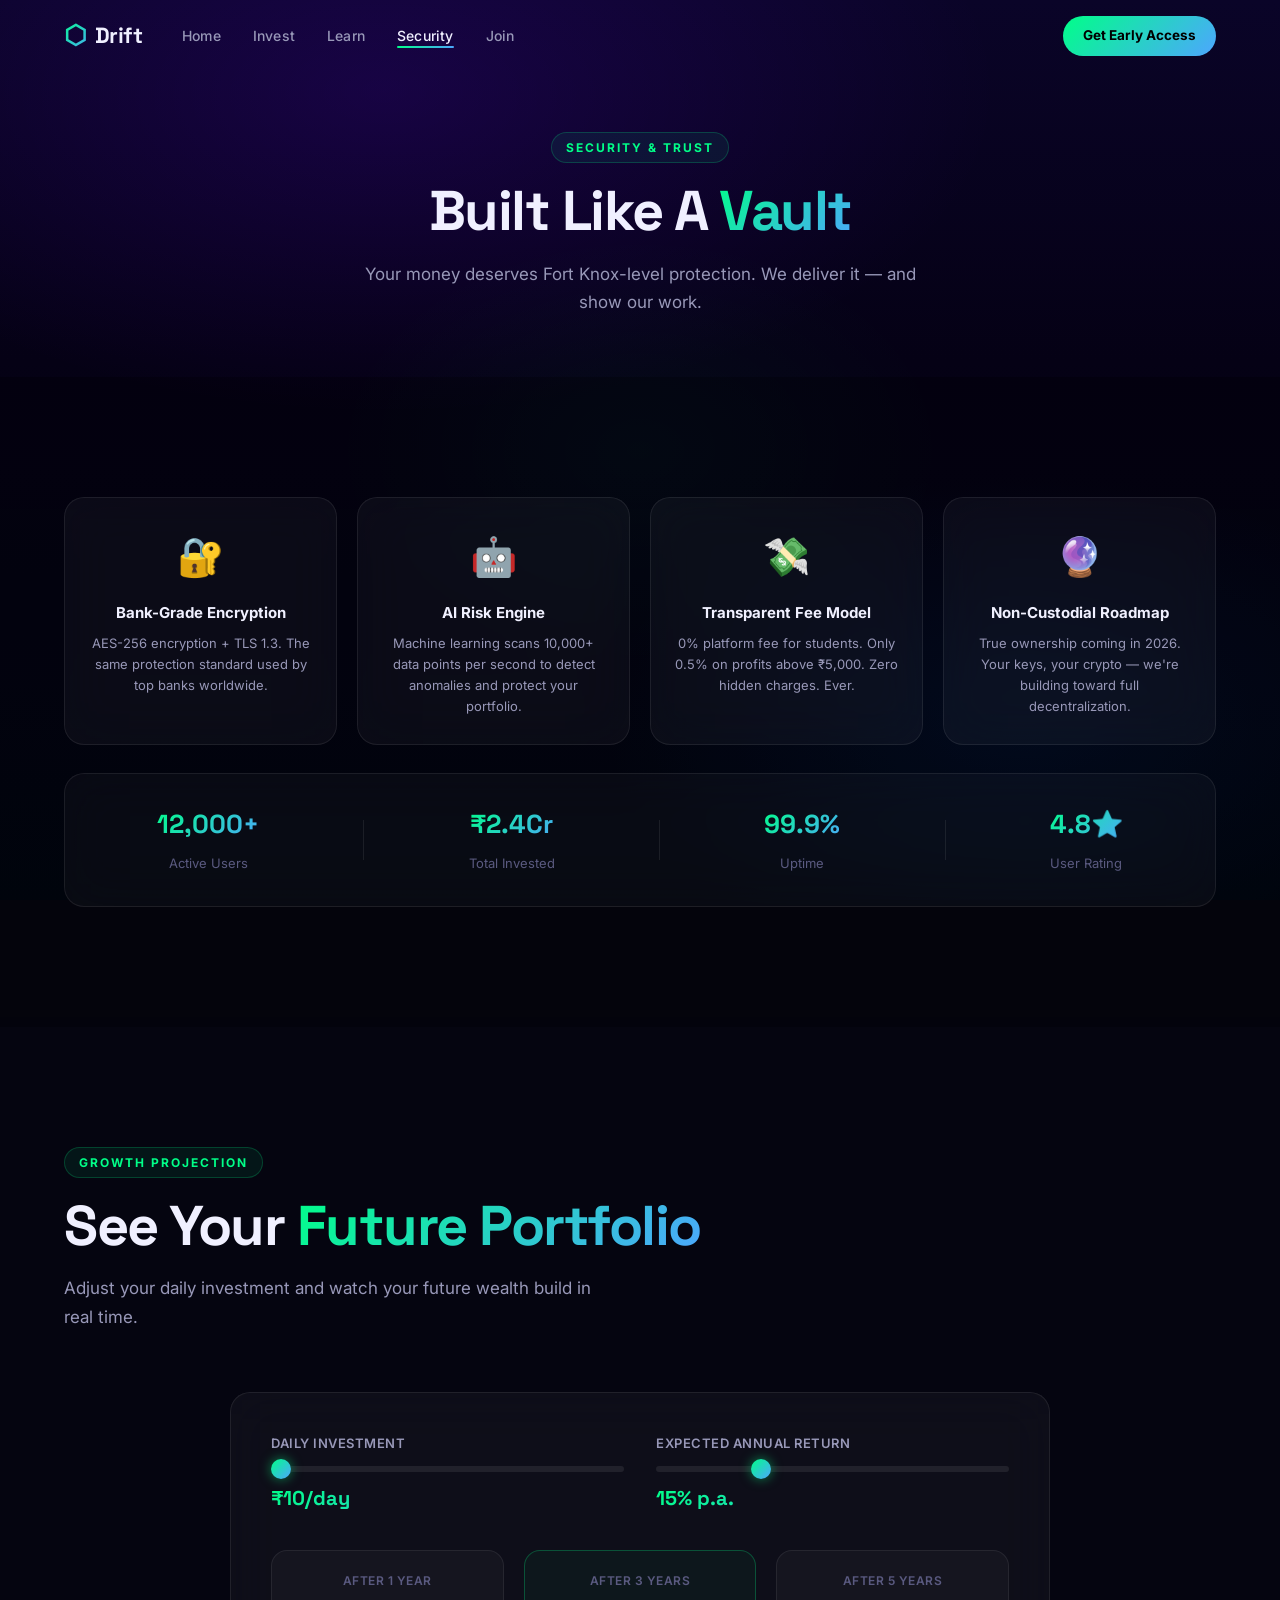
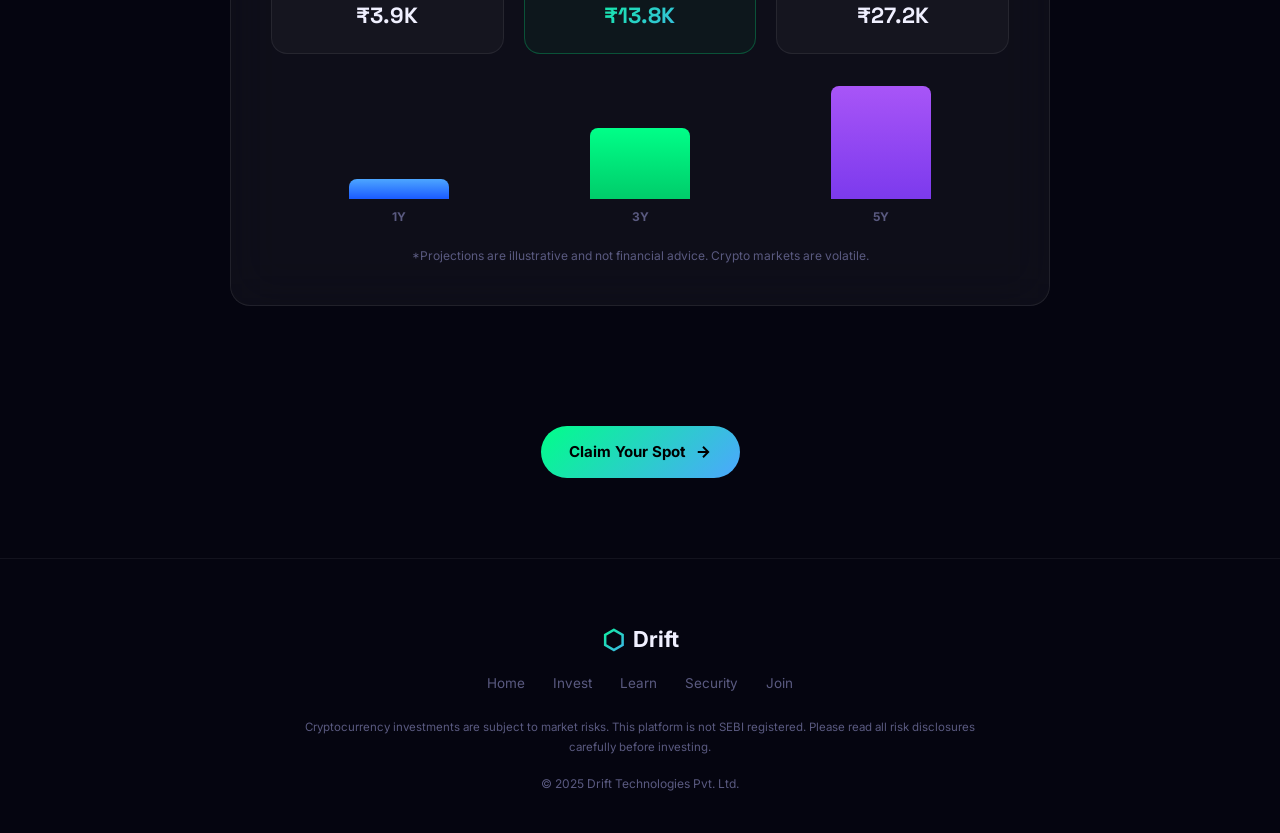
<file: security.html>
<!DOCTYPE html>
<html lang="en">

<head>
    <meta charset="UTF-8" />
    <meta name="viewport" content="width=device-width, initial-scale=1.0" />
    <title>Security – Drift</title>
    <meta name="description"
        content="Bank-grade encryption, AI risk engine, transparent fees, and a growth projection calculator." />
    <link rel="preconnect" href="https://fonts.googleapis.com" />
    <link rel="preconnect" href="https://fonts.gstatic.com" crossorigin />
    <link
        href="https://fonts.googleapis.com/css2?family=Inter:wght@300;400;500;600;700;800;900&family=Space+Grotesk:wght@300;400;500;600;700&display=swap"
        rel="stylesheet" />
    <link rel="stylesheet" href="style.css" />
</head>

<body>
    <canvas id="particleCanvas"></canvas>

    <nav class="navbar" id="navbar">
        <div class="nav-inner">
            <a href="index.html" class="nav-logo">
                <span class="logo-icon">⬡</span><span class="logo-text">Drift</span>
            </a>
            <ul class="nav-links">
                <li><a href="index.html">Home</a></li>
                <li><a href="invest.html">Invest</a></li>
                <li><a href="learn.html">Learn</a></li>
                <li><a href="security.html" class="nav-active">Security</a></li>
                <li><a href="join.html">Join</a></li>
            </ul>
            <div class="nav-cta"><a href="join.html" class="btn-nav">Get Early Access</a></div>
            <button class="hamburger" id="hamburger" aria-label="Menu">&#9776;</button>
        </div>
    </nav>

    <!-- Page Hero Banner -->
    <div class="page-hero">
        <div class="container">
            <div class="section-label">Security & Trust</div>
            <h1 class="section-title">Built Like A <span class="gradient-text">Vault</span></h1>
            <p class="section-sub">Your money deserves Fort Knox-level protection. We deliver it — and show our work.
            </p>
        </div>
    </div>

    <!-- ── SECURITY CARDS ── -->
    <section class="section security-section" id="security">
        <div class="container">
            <div class="security-grid">
                <div class="security-card glass-card" data-reveal>
                    <div class="security-icon">🔐</div>
                    <h4>Bank-Grade Encryption</h4>
                    <p>AES-256 encryption + TLS 1.3. The same protection standard used by top banks worldwide.</p>
                </div>
                <div class="security-card glass-card" data-reveal>
                    <div class="security-icon">🤖</div>
                    <h4>AI Risk Engine</h4>
                    <p>Machine learning scans 10,000+ data points per second to detect anomalies and protect your
                        portfolio.</p>
                </div>
                <div class="security-card glass-card" data-reveal>
                    <div class="security-icon">💸</div>
                    <h4>Transparent Fee Model</h4>
                    <p>0% platform fee for students. Only 0.5% on profits above ₹5,000. Zero hidden charges. Ever.</p>
                </div>
                <div class="security-card glass-card" data-reveal>
                    <div class="security-icon">🔮</div>
                    <h4>Non-Custodial Roadmap</h4>
                    <p>True ownership coming in 2026. Your keys, your crypto — we're building toward full
                        decentralization.</p>
                </div>
            </div>

            <!-- Trust Bar -->
            <div class="trust-bar glass-card">
                <div class="trust-item">
                    <span class="trust-val" id="tv1">12,000+</span>
                    <span class="trust-label">Active Users</span>
                </div>
                <div class="trust-divider"></div>
                <div class="trust-item">
                    <span class="trust-val" id="tv2">₹2.4Cr</span>
                    <span class="trust-label">Total Invested</span>
                </div>
                <div class="trust-divider"></div>
                <div class="trust-item">
                    <span class="trust-val" id="tv3">99.9%</span>
                    <span class="trust-label">Uptime</span>
                </div>
                <div class="trust-divider"></div>
                <div class="trust-item">
                    <span class="trust-val">4.8⭐</span>
                    <span class="trust-label">User Rating</span>
                </div>
            </div>
        </div>
    </section>

    <!-- ── CALCULATOR ── -->
    <section class="section calc-section" id="calculator">
        <div class="container">
            <div class="section-label">Growth Projection</div>
            <h2 class="section-title">See Your <span class="gradient-text">Future Portfolio</span></h2>
            <p class="section-sub">Adjust your daily investment and watch your future wealth build in real time.</p>

            <div class="calc-card glass-card">
                <div class="calc-controls">
                    <div class="calc-input-group">
                        <label>Daily Investment</label>
                        <div class="range-wrap">
                            <input type="range" id="dailyAmount" min="10" max="500" value="10" step="10"
                                class="range-input" />
                            <div class="range-value">₹<span id="dailyDisplay">10</span>/day</div>
                        </div>
                    </div>
                    <div class="calc-input-group">
                        <label>Expected Annual Return</label>
                        <div class="range-wrap">
                            <input type="range" id="returnRate" min="5" max="40" value="15" step="1"
                                class="range-input" />
                            <div class="range-value"><span id="returnDisplay">15</span>% p.a.</div>
                        </div>
                    </div>
                </div>

                <div class="calc-results">
                    <div class="calc-result-item">
                        <span class="result-label">After 1 Year</span>
                        <span class="result-value" id="year1">₹3,942</span>
                    </div>
                    <div class="calc-result-item highlight">
                        <span class="result-label">After 3 Years</span>
                        <span class="result-value gradient-text" id="year3">₹14,280</span>
                    </div>
                    <div class="calc-result-item">
                        <span class="result-label">After 5 Years</span>
                        <span class="result-value" id="year5">₹26,984</span>
                    </div>
                </div>

                <div class="bar-chart">
                    <div class="bar-group">
                        <div class="bar bar-1" id="bar1"></div>
                        <span class="bar-label">1Y</span>
                    </div>
                    <div class="bar-group">
                        <div class="bar bar-2" id="bar2"></div>
                        <span class="bar-label">3Y</span>
                    </div>
                    <div class="bar-group">
                        <div class="bar bar-3" id="bar3"></div>
                        <span class="bar-label">5Y</span>
                    </div>
                </div>
                <p class="calc-disclaimer">*Projections are illustrative and not financial advice. Crypto markets are
                    volatile.</p>
            </div>
        </div>
    </section>

    <!-- Page nav -->
    <div style="text-align:center;padding-bottom:80px;position:relative;z-index:2">
        <a href="join.html" class="btn-primary">
            Claim Your Spot
            <svg width="18" height="18" viewBox="0 0 24 24" fill="none" stroke="currentColor" stroke-width="2.5">
                <path d="M5 12h14M12 5l7 7-7 7" />
            </svg>
        </a>
    </div>

    <footer class="footer">
        <div class="container">
            <div class="footer-logo"><span class="logo-icon">⬡</span><span class="logo-text">Drift</span></div>
            <div class="footer-links">
                <a href="index.html">Home</a><a href="invest.html">Invest</a>
                <a href="learn.html">Learn</a><a href="security.html">Security</a><a href="join.html">Join</a>
            </div>
            <p class="footer-disclaimer">Cryptocurrency investments are subject to market risks. This platform is not
                SEBI registered. Please read all risk disclosures carefully before investing.</p>
            <p class="footer-copy">© 2025 Drift Technologies Pvt. Ltd.</p>
        </div>
    </footer>

    <script src="script.js"></script>
</body>

</html>
</file>
<file: style.css>
/* ================================================
   DRIFT – Fintech Crypto Landing Page
   Anti-Gravity / Glassmorphism Design System
   ================================================ */

/* ──── CSS Variables ──── */
:root {
    --bg-deep: #050510;
    --bg-mid: #0a0a2e;
    --bg-surface: #0f0f3d;
    --neon-green: #00ff88;
    --neon-blue: #4da6ff;
    --neon-purple: #a855f7;
    --neon-orange: #ff9f43;
    --glass-bg: rgba(255, 255, 255, 0.04);
    --glass-border: rgba(255, 255, 255, 0.08);
    --glass-hover: rgba(255, 255, 255, 0.07);
    --text-primary: #f0f0ff;
    --text-secondary: #9898b8;
    --text-muted: #5a5a80;
    --gradient-main: linear-gradient(135deg, #00ff88, #4da6ff);
    --glow-green: 0 0 30px rgba(0, 255, 136, 0.3);
    --glow-blue: 0 0 30px rgba(77, 166, 255, 0.3);
    --font-main: 'Space Grotesk', 'Inter', sans-serif;
    --font-body: 'Inter', sans-serif;
    --nav-h: 72px;
}

/* ──── Reset & Base ──── */
*,
*::before,
*::after {
    box-sizing: border-box;
    margin: 0;
    padding: 0;
}

html {
    scroll-behavior: smooth;
    scroll-padding-top: var(--nav-h);
}

body {
    font-family: var(--font-body);
    background: var(--bg-deep);
    color: var(--text-primary);
    overflow-x: hidden;
    line-height: 1.6;
}

/* ──── Particle Canvas ──── */
#particleCanvas {
    position: fixed;
    top: 0;
    left: 0;
    width: 100%;
    height: 100%;
    pointer-events: none;
    z-index: 0;
}

/* ──── Background Gradient ──── */
body::before {
    content: '';
    position: fixed;
    inset: 0;
    background:
        radial-gradient(ellipse 80% 60% at 30% 10%, rgba(108, 0, 255, 0.15) 0%, transparent 60%),
        radial-gradient(ellipse 60% 50% at 80% 80%, rgba(0, 80, 180, 0.12) 0%, transparent 55%),
        radial-gradient(ellipse 40% 40% at 50% 50%, rgba(0, 255, 136, 0.04) 0%, transparent 60%),
        linear-gradient(180deg, #0a0428 0%, #050115 40%, #000510 100%);
    z-index: 1;
    pointer-events: none;
}

/* ──── Navigation ──── */
.navbar {
    position: fixed;
    top: 0;
    left: 0;
    right: 0;
    z-index: 1000;
    height: var(--nav-h);
    transition: background 0.4s, backdrop-filter 0.4s, box-shadow 0.4s;
}

.navbar.scrolled {
    background: rgba(5, 5, 20, 0.85);
    backdrop-filter: blur(20px);
    -webkit-backdrop-filter: blur(20px);
    box-shadow: 0 1px 0 rgba(255, 255, 255, 0.06);
}

.nav-inner {
    max-width: 1200px;
    margin: 0 auto;
    padding: 0 24px;
    height: 100%;
    display: flex;
    align-items: center;
    gap: 40px;
}

.nav-logo {
    display: flex;
    align-items: center;
    gap: 8px;
    font-family: var(--font-main);
    font-size: 22px;
    font-weight: 700;
    color: var(--text-primary);
    text-decoration: none;
    letter-spacing: -0.5px;
    flex-shrink: 0;
}

.logo-icon {
    font-size: 26px;
    background: var(--gradient-main);
    -webkit-background-clip: text;
    -webkit-text-fill-color: transparent;
    display: inline-block;
}

.nav-links {
    display: flex;
    gap: 32px;
    list-style: none;
    margin: 0;
    flex: 1;
}

.nav-links a {
    font-size: 14px;
    font-weight: 500;
    color: var(--text-secondary);
    text-decoration: none;
    transition: color 0.2s;
    letter-spacing: 0.2px;
}

.nav-links a:hover {
    color: var(--text-primary);
}

.nav-cta {
    margin-left: auto;
}

.btn-nav {
    display: inline-flex;
    align-items: center;
    padding: 9px 20px;
    background: var(--gradient-main);
    color: #000;
    font-size: 13.5px;
    font-weight: 700;
    border-radius: 100px;
    text-decoration: none;
    transition: transform 0.2s, box-shadow 0.2s;
    white-space: nowrap;
}

.btn-nav:hover {
    transform: translateY(-1px);
    box-shadow: 0 4px 20px rgba(0, 255, 136, 0.35);
}

.hamburger {
    display: none;
    background: none;
    border: none;
    color: var(--text-primary);
    font-size: 22px;
    cursor: pointer;
    margin-left: auto;
}

/* ──── Sections ──── */
.section {
    position: relative;
    z-index: 2;
    padding: 120px 0;
}

.container {
    max-width: 1200px;
    margin: 0 auto;
    padding: 0 24px;
}

.section-label {
    display: inline-block;
    font-size: 12px;
    font-weight: 700;
    letter-spacing: 2px;
    text-transform: uppercase;
    color: var(--neon-green);
    margin-bottom: 16px;
    padding: 5px 14px;
    background: rgba(0, 255, 136, 0.07);
    border: 1px solid rgba(0, 255, 136, 0.2);
    border-radius: 100px;
}

.section-title {
    font-family: var(--font-main);
    font-size: clamp(36px, 5vw, 56px);
    font-weight: 800;
    line-height: 1.15;
    letter-spacing: -1.5px;
    margin-bottom: 16px;
    color: var(--text-primary);
}

.section-sub {
    font-size: 17px;
    color: var(--text-secondary);
    max-width: 560px;
    line-height: 1.7;
    margin-bottom: 60px;
}

.gradient-text {
    background: var(--gradient-main);
    -webkit-background-clip: text;
    -webkit-text-fill-color: transparent;
    background-clip: text;
}

/* ──── Glass Card ──── */
.glass-card {
    background: var(--glass-bg);
    border: 1px solid var(--glass-border);
    border-radius: 20px;
    backdrop-filter: blur(24px);
    -webkit-backdrop-filter: blur(24px);
    padding: 28px;
    transition: transform 0.3s ease, border-color 0.3s, box-shadow 0.3s;
}

.glass-card:hover {
    border-color: rgba(77, 166, 255, 0.2);
    box-shadow: 0 8px 40px rgba(77, 166, 255, 0.08);
}

/* ──── Float Animations ──── */
@keyframes floatUp {

    0%,
    100% {
        transform: translateY(0px);
    }

    50% {
        transform: translateY(-12px);
    }
}

@keyframes floatUpSlow {

    0%,
    100% {
        transform: translateY(0px);
    }

    50% {
        transform: translateY(-18px);
    }
}

@keyframes floatUpMed {

    0%,
    100% {
        transform: translateY(0px);
    }

    50% {
        transform: translateY(-10px);
    }
}

@keyframes pulse-glow {

    0%,
    100% {
        box-shadow: 0 0 20px rgba(0, 255, 136, 0.2);
    }

    50% {
        box-shadow: 0 0 50px rgba(0, 255, 136, 0.5);
    }
}

@keyframes orbit1 {
    from {
        transform: rotate(0deg) translateX(170px) rotate(0deg);
    }

    to {
        transform: rotate(360deg) translateX(170px) rotate(-360deg);
    }
}

@keyframes orbit2 {
    from {
        transform: rotate(0deg) translateX(240px) rotate(0deg);
    }

    to {
        transform: rotate(360deg) translateX(240px) rotate(-360deg);
    }
}

@keyframes orbit2b {
    from {
        transform: rotate(180deg) translateX(240px) rotate(-180deg);
    }

    to {
        transform: rotate(540deg) translateX(240px) rotate(-540deg);
    }
}

@keyframes orbit3 {
    from {
        transform: rotate(90deg) translateX(310px) rotate(-90deg);
    }

    to {
        transform: rotate(450deg) translateX(310px) rotate(-450deg);
    }
}

@keyframes spinRing {
    from {
        transform: translate(-50%, -50%) rotate(0deg);
    }

    to {
        transform: translate(-50%, -50%) rotate(360deg);
    }
}

@keyframes spinRingReverse {
    from {
        transform: translate(-50%, -50%) rotate(0deg);
    }

    to {
        transform: translate(-50%, -50%) rotate(-360deg);
    }
}

@keyframes fadeSlideIn {
    from {
        opacity: 0;
        transform: translateY(30px);
    }

    to {
        opacity: 1;
        transform: translateY(0);
    }
}

@keyframes revealUp {
    from {
        opacity: 0;
        transform: translateY(40px);
    }

    to {
        opacity: 1;
        transform: translateY(0);
    }
}

@keyframes barGrow {
    from {
        height: 0;
    }

    to {
        height: var(--target-h);
    }
}

@keyframes alertSlideIn {
    0% {
        opacity: 0;
        transform: translateX(-30px);
    }

    100% {
        opacity: 1;
        transform: translateX(0);
    }
}

@keyframes shimmer {
    0% {
        background-position: -200% 0;
    }

    100% {
        background-position: 200% 0;
    }
}

@keyframes scrollBounce {

    0%,
    100% {
        transform: translateY(0);
        opacity: 1;
    }

    50% {
        transform: translateY(8px);
        opacity: 0.5;
    }
}

@keyframes centerPulse {

    0%,
    100% {
        transform: translate(-50%, -50%) scale(1);
        opacity: 0.6;
    }

    50% {
        transform: translate(-50%, -50%) scale(1.2);
        opacity: 1;
    }
}

@keyframes badgePulse {

    0%,
    100% {
        box-shadow: 0 0 0 0 rgba(0, 255, 136, 0.4);
    }

    50% {
        box-shadow: 0 0 0 8px rgba(0, 255, 136, 0);
    }
}

.float-anim {
    animation: floatUp 4s ease-in-out infinite;
}

.float-anim-slow {
    animation: floatUpSlow 6s ease-in-out infinite;
}

.float-anim-med {
    animation: floatUpMed 5s ease-in-out infinite;
}

.float-card {
    animation: floatUp 5s ease-in-out infinite;
}

.float-card[data-delay="150"] {
    animation-delay: -1.5s;
}

.float-card[data-delay="300"] {
    animation-delay: -3s;
}

.float-card[data-delay="100"] {
    animation-delay: -1s;
}

.float-card[data-delay="200"] {
    animation-delay: -2s;
}

.float-card[data-delay="400"] {
    animation-delay: -4s;
}

.float-card[data-delay="500"] {
    animation-delay: -5s;
}

/* ──── Hero ──── */
.hero {
    position: relative;
    z-index: 2;
    min-height: 100vh;
    display: flex;
    align-items: center;
    padding: var(--nav-h) 24px 60px;
    overflow: hidden;
}

.hero-content {
    max-width: 580px;
    margin-left: calc(50vw - 600px);
    padding-top: 40px;
    animation: fadeSlideIn 0.9s ease both;
}

@media (max-width: 1100px) {
    .hero-content {
        margin-left: 24px;
    }
}

.hero-badge {
    display: inline-flex;
    align-items: center;
    gap: 8px;
    padding: 6px 14px 6px 10px;
    border: 1px solid rgba(0, 255, 136, 0.25);
    border-radius: 100px;
    background: rgba(0, 255, 136, 0.06);
    font-size: 13px;
    font-weight: 500;
    color: var(--neon-green);
    margin-bottom: 28px;
    animation: badgePulse 3s ease-in-out infinite;
}

.badge-dot {
    width: 7px;
    height: 7px;
    background: var(--neon-green);
    border-radius: 50%;
    animation: pulse-glow 2s ease-in-out infinite;
}

.hero-headline {
    font-family: var(--font-main);
    font-size: clamp(44px, 6vw, 72px);
    font-weight: 900;
    line-height: 1.08;
    letter-spacing: -2.5px;
    margin-bottom: 20px;
}

.hero-sub {
    font-size: 18px;
    color: var(--text-secondary);
    line-height: 1.65;
    margin-bottom: 36px;
    max-width: 450px;
}

.hero-cta {
    display: flex;
    gap: 16px;
    flex-wrap: wrap;
    margin-bottom: 52px;
}

.btn-primary {
    display: inline-flex;
    align-items: center;
    gap: 8px;
    padding: 14px 28px;
    background: var(--gradient-main);
    color: #000;
    font-size: 15px;
    font-weight: 700;
    border-radius: 100px;
    text-decoration: none;
    transition: transform 0.25s, box-shadow 0.25s;
    border: none;
    cursor: pointer;
}

.btn-primary:hover {
    transform: translateY(-3px);
    box-shadow: 0 8px 30px rgba(0, 255, 136, 0.4), 0 2px 8px rgba(0, 0, 0, 0.3);
}

.btn-secondary {
    display: inline-flex;
    align-items: center;
    gap: 10px;
    padding: 14px 28px;
    background: rgba(255, 255, 255, 0.05);
    color: var(--text-primary);
    font-size: 15px;
    font-weight: 600;
    border-radius: 100px;
    text-decoration: none;
    border: 1px solid rgba(255, 255, 255, 0.12);
    transition: background 0.25s, border-color 0.25s, transform 0.25s;
}

.btn-secondary:hover {
    background: rgba(255, 255, 255, 0.09);
    border-color: rgba(255, 255, 255, 0.22);
    transform: translateY(-2px);
}

.play-icon {
    width: 30px;
    height: 30px;
    background: rgba(255, 255, 255, 0.1);
    border-radius: 50%;
    display: inline-flex;
    align-items: center;
    justify-content: center;
    font-size: 10px;
}

.hero-stats {
    display: flex;
    align-items: center;
    gap: 24px;
    flex-wrap: wrap;
}

.stat-item {
    display: flex;
    flex-direction: column;
    gap: 3px;
}

.stat-value {
    font-family: var(--font-main);
    font-size: 22px;
    font-weight: 800;
    letter-spacing: -0.5px;
    background: var(--gradient-main);
    -webkit-background-clip: text;
    -webkit-text-fill-color: transparent;
    background-clip: text;
}

.stat-label {
    font-size: 12px;
    color: var(--text-muted);
    font-weight: 500;
}

.stat-divider {
    width: 1px;
    height: 36px;
    background: rgba(255, 255, 255, 0.1);
}

/* ──── Orbit System ──── */
.coin-orbit-system {
    position: absolute;
    right: -60px;
    top: 50%;
    transform: translateY(-55%);
    width: 700px;
    height: 700px;
    pointer-events: none;
}

@media (max-width: 1000px) {
    .coin-orbit-system {
        opacity: 0.35;
        right: -200px;
    }
}

@media (max-width: 700px) {
    .coin-orbit-system {
        display: none;
    }
}

.orbit-center-glow {
    position: absolute;
    top: 50%;
    left: 50%;
    width: 80px;
    height: 80px;
    transform: translate(-50%, -50%);
    background: radial-gradient(circle, rgba(0, 255, 136, 0.5), rgba(77, 166, 255, 0.3), transparent 70%);
    border-radius: 50%;
    animation: centerPulse 3s ease-in-out infinite;
}

.orbit-ring {
    position: absolute;
    top: 50%;
    left: 50%;
    border-radius: 50%;
    border: 1px solid;
}

.ring-1 {
    width: 340px;
    height: 340px;
    border-color: rgba(0, 255, 136, 0.12);
    transform: translate(-50%, -50%);
    animation: spinRing 30s linear infinite;
}

.ring-2 {
    width: 480px;
    height: 480px;
    border-color: rgba(77, 166, 255, 0.1);
    transform: translate(-50%, -50%);
    animation: spinRingReverse 22s linear infinite;
}

.ring-3 {
    width: 620px;
    height: 620px;
    border-color: rgba(168, 85, 247, 0.08);
    transform: translate(-50%, -50%);
    animation: spinRing 40s linear infinite;
}

/* Coin wrappers orbit the center */
.coin-wrapper {
    position: absolute;
    top: 50%;
    left: 50%;
    display: flex;
    align-items: center;
    flex-direction: column;
    gap: 6px;
}

.coin-wrapper.orbit-1 {
    animation: orbit1 14s linear infinite;
}

.coin-wrapper.orbit-2 {
    animation: orbit2 20s linear infinite;
}

.coin-wrapper.orbit-2b {
    animation: orbit2b 20s linear infinite;
}

.coin-wrapper.orbit-3 {
    animation: orbit3 28s linear infinite;
}

.crypto-coin {
    width: 60px;
    height: 60px;
    border-radius: 50%;
    background: rgba(255, 255, 255, 0.05);
    border: 1px solid rgba(255, 255, 255, 0.12);
    display: flex;
    align-items: center;
    justify-content: center;
    backdrop-filter: blur(10px);
    overflow: hidden;
}

.crypto-coin img {
    width: 36px;
    height: 36px;
    object-fit: contain;
}

.coin-fallback {
    font-size: 22px;
    font-weight: 800;
}

.coin-glow-orange {
    box-shadow: 0 0 20px rgba(255, 159, 67, 0.5);
    border-color: rgba(255, 159, 67, 0.3);
}

.coin-glow-blue {
    box-shadow: 0 0 20px rgba(77, 166, 255, 0.5);
    border-color: rgba(77, 166, 255, 0.3);
}

.coin-glow-green {
    box-shadow: 0 0 20px rgba(0, 255, 136, 0.5);
    border-color: rgba(0, 255, 136, 0.3);
}

.coin-glow-purple {
    box-shadow: 0 0 20px rgba(168, 85, 247, 0.5);
    border-color: rgba(168, 85, 247, 0.3);
}

.coin-label {
    font-size: 10px;
    font-weight: 700;
    letter-spacing: 1px;
    color: rgba(255, 255, 255, 0.6);
    background: rgba(0, 0, 0, 0.3);
    padding: 2px 6px;
    border-radius: 100px;
}

/* Price chips */
.price-chip {
    position: absolute;
    display: flex;
    align-items: center;
    gap: 6px;
    padding: 8px 14px;
    background: rgba(10, 10, 40, 0.8);
    border: 1px solid rgba(255, 255, 255, 0.1);
    border-radius: 100px;
    backdrop-filter: blur(16px);
    font-size: 12px;
    font-weight: 600;
    white-space: nowrap;
}

.chip-1 {
    top: 12%;
    left: 8%;
}

.chip-2 {
    top: 55%;
    left: 3%;
}

.chip-3 {
    bottom: 14%;
    right: 12%;
}

.chip-coin {
    color: var(--text-secondary);
}

.chip-price {
    color: var(--text-primary);
}

.chip-change.positive {
    color: var(--neon-green);
}

.chip-change.neutral {
    color: var(--neon-blue);
}

/* Scroll hint */
.scroll-hint {
    position: absolute;
    bottom: 36px;
    left: 50%;
    transform: translateX(-50%);
    display: flex;
    flex-direction: column;
    align-items: center;
    gap: 8px;
    font-size: 12px;
    color: var(--text-muted);
    letter-spacing: 1px;
}

.scroll-arrow {
    width: 20px;
    height: 20px;
    border-right: 2px solid var(--text-muted);
    border-bottom: 2px solid var(--text-muted);
    transform: rotate(45deg);
    animation: scrollBounce 2s ease-in-out infinite;
}

/* ──── How It Works ──── */
.how-cards {
    display: grid;
    grid-template-columns: repeat(3, 1fr);
    gap: 24px;
}

.how-card {
    padding: 36px 28px;
    position: relative;
    overflow: hidden;
}

.how-card::after {
    content: '';
    position: absolute;
    inset: 0;
    background: linear-gradient(135deg, transparent 60%, rgba(77, 166, 255, 0.05));
    border-radius: inherit;
    pointer-events: none;
}

.card-number {
    font-family: var(--font-main);
    font-size: 72px;
    font-weight: 900;
    color: rgba(255, 255, 255, 0.04);
    position: absolute;
    top: 12px;
    right: 20px;
    line-height: 1;
    letter-spacing: -3px;
    pointer-events: none;
}

.card-icon-wrap {
    width: 58px;
    height: 58px;
    border-radius: 16px;
    display: flex;
    align-items: center;
    justify-content: center;
    margin-bottom: 20px;
}

.icon-blue {
    background: rgba(77, 166, 255, 0.12);
    color: var(--neon-blue);
    border: 1px solid rgba(77, 166, 255, 0.2);
}

.icon-green {
    background: rgba(0, 255, 136, 0.10);
    color: var(--neon-green);
    border: 1px solid rgba(0, 255, 136, 0.2);
}

.icon-purple {
    background: rgba(168, 85, 247, 0.10);
    color: var(--neon-purple);
    border: 1px solid rgba(168, 85, 247, 0.2);
}

.how-card h3 {
    font-family: var(--font-main);
    font-size: 20px;
    font-weight: 700;
    margin-bottom: 10px;
    letter-spacing: -0.3px;
}

.how-card p {
    font-size: 14.5px;
    color: var(--text-secondary);
    line-height: 1.65;
    margin-bottom: 20px;
}

.card-badge {
    display: inline-block;
    font-size: 11.5px;
    font-weight: 700;
    padding: 4px 12px;
    border-radius: 100px;
    background: rgba(0, 255, 136, 0.08);
    border: 1px solid rgba(0, 255, 136, 0.2);
    color: var(--neon-green);
}

/* ──── Two Column Layout ──── */
.two-col {
    display: grid;
    grid-template-columns: 1fr 1fr;
    gap: 60px;
    align-items: center;
}

.two-col.reversed .col-text {
    order: 2;
}

.two-col.reversed .col-visual {
    order: 1;
}

[data-reveal] {
    opacity: 0;
    transform: translateY(40px);
    transition: opacity 0.7s ease, transform 0.7s ease;
}

[data-reveal].revealed {
    opacity: 1;
    transform: translateY(0);
}

/* ──── Stability Section ──── */
.stability-section {
    background: rgba(0, 0, 0, 0.2);
}

.stability-steps {
    display: flex;
    flex-direction: column;
    gap: 8px;
    margin-top: 32px;
}

.sstep {
    display: flex;
    align-items: flex-start;
    gap: 14px;
}

.sstep strong {
    display: block;
    font-size: 15px;
    font-weight: 700;
    margin-bottom: 3px;
}

.sstep p {
    font-size: 13.5px;
    color: var(--text-secondary);
    margin: 0;
}

.sstep-dot {
    width: 14px;
    height: 14px;
    border-radius: 50%;
    flex-shrink: 0;
    margin-top: 4px;
}

.dot-green {
    background: var(--neon-green);
    box-shadow: 0 0 10px rgba(0, 255, 136, 0.6);
}

.dot-blue {
    background: var(--neon-blue);
    box-shadow: 0 0 10px rgba(77, 166, 255, 0.6);
}

.dot-orange {
    background: var(--neon-orange);
    box-shadow: 0 0 10px rgba(255, 159, 67, 0.6);
}

.sstep-arrow {
    font-size: 20px;
    color: var(--text-muted);
    padding-left: 4px;
}

/* Risk Card */
.risk-card {
    padding: 28px;
}

.risk-header {
    display: flex;
    justify-content: space-between;
    align-items: center;
    margin-bottom: 20px;
    font-size: 14px;
    font-weight: 600;
    color: var(--text-secondary);
}

.risk-badge {
    background: rgba(0, 255, 136, 0.1);
    border: 1px solid rgba(0, 255, 136, 0.2);
    color: var(--neon-green);
    font-size: 12px;
    padding: 4px 10px;
    border-radius: 100px;
}

.risk-meter-wrap {
    margin-bottom: 24px;
}

.risk-meter {
    height: 8px;
    background: rgba(255, 255, 255, 0.06);
    border-radius: 100px;
    position: relative;
    margin-bottom: 8px;
    overflow: visible;
}

.risk-fill {
    height: 100%;
    width: 20%;
    background: linear-gradient(90deg, var(--neon-green), #88ff00);
    border-radius: 100px;
    transition: width 1s ease;
}

.risk-thumb {
    position: absolute;
    top: 50%;
    left: 20%;
    transform: translate(-50%, -50%);
    width: 18px;
    height: 18px;
    background: #fff;
    border-radius: 50%;
    box-shadow: 0 0 10px rgba(0, 255, 136, 0.8);
    transition: left 1s ease;
}

.risk-labels {
    display: flex;
    justify-content: space-between;
    font-size: 12px;
    color: var(--text-muted);
}

.fund-flow {
    display: flex;
    align-items: center;
    gap: 10px;
    justify-content: space-between;
    margin: 20px 0 16px;
}

.fund-step {
    display: flex;
    flex-direction: column;
    align-items: center;
    gap: 6px;
    font-size: 12px;
    font-weight: 600;
    color: var(--text-primary);
    flex: 1;
    text-align: center;
}

.fund-step.fund-disabled {
    opacity: 0.35;
}

.fund-icon {
    width: 40px;
    height: 40px;
    background: rgba(255, 255, 255, 0.05);
    border: 1px solid rgba(255, 255, 255, 0.1);
    border-radius: 12px;
    display: flex;
    align-items: center;
    justify-content: center;
    font-size: 18px;
}

.fund-step.fund-active .fund-icon {
    border-color: rgba(0, 255, 136, 0.4);
    box-shadow: 0 0 12px rgba(0, 255, 136, 0.2);
}

.fund-arrow {
    font-size: 16px;
    color: var(--text-muted);
    flex-shrink: 0;
}

.fund-arrow.fund-disabled {
    opacity: 0.3;
}

.risk-note {
    font-size: 12px;
    color: var(--text-muted);
    text-align: center;
}

/* ──── Engine Section ──── */
.engine-grid {
    display: grid;
    grid-template-columns: 1fr 1.2fr;
    gap: 32px;
    align-items: start;
}

.engine-features {
    display: flex;
    flex-direction: column;
    gap: 16px;
}

.engine-card {
    display: flex;
    align-items: flex-start;
    gap: 18px;
    padding: 22px;
}

.engine-icon {
    font-size: 28px;
    flex-shrink: 0;
}

.engine-card h4 {
    font-size: 16px;
    font-weight: 700;
    margin-bottom: 4px;
}

.engine-card p {
    font-size: 13.5px;
    color: var(--text-secondary);
    line-height: 1.6;
}

.portfolio-card {
    padding: 28px;
}

.portfolio-header {
    display: flex;
    justify-content: space-between;
    align-items: center;
    margin-bottom: 4px;
}

.portfolio-title {
    font-size: 15px;
    font-weight: 700;
}

.portfolio-value {
    font-family: var(--font-main);
    font-size: 22px;
    font-weight: 800;
    background: var(--gradient-main);
    -webkit-background-clip: text;
    -webkit-text-fill-color: transparent;
    background-clip: text;
}

.portfolio-change {
    font-size: 13px;
    margin-bottom: 20px;
}

.portfolio-change.positive {
    color: var(--neon-green);
}

.pie-wrap {
    display: flex;
    align-items: center;
    gap: 20px;
    margin-bottom: 20px;
}

.pie-chart {
    width: 130px;
    height: 130px;
    flex-shrink: 0;
    filter: drop-shadow(0 0 14px rgba(0, 255, 136, 0.15));
}

.pie-ring {
    transform-origin: center;
    transform: rotate(-90deg);
    transition: stroke-dasharray 1.5s ease;
}

.pie-legend {
    flex: 1;
}

.legend-item {
    display: flex;
    align-items: center;
    gap: 8px;
    font-size: 12.5px;
    color: var(--text-secondary);
    margin-bottom: 6px;
}

.dot {
    width: 8px;
    height: 8px;
    border-radius: 50%;
    flex-shrink: 0;
}

.portfolio-row {
    display: flex;
    justify-content: space-between;
    align-items: center;
    padding: 10px 0;
    border-top: 1px solid rgba(255, 255, 255, 0.05);
    font-size: 13.5px;
}

.portfolio-label {
    color: var(--text-secondary);
}

.portfolio-val {
    font-weight: 700;
    color: var(--text-primary);
}

.active-badge {
    background: rgba(0, 255, 136, 0.1);
    color: var(--neon-green);
    padding: 3px 10px;
    border-radius: 100px;
    font-size: 12px;
    border: 1px solid rgba(0, 255, 136, 0.2);
}

/* ──── Protection Section ──── */
.protection-section {
    background: rgba(0, 0, 0, 0.15);
}

.alerts-wrap {
    position: relative;
    display: flex;
    flex-direction: column;
    gap: 14px;
}

.alert-popup {
    display: flex;
    align-items: flex-start;
    gap: 14px;
    padding: 16px 20px;
    border-radius: 16px;
}

.alert-popup .alert-icon {
    font-size: 22px;
    flex-shrink: 0;
    margin-top: 2px;
}

.alert-popup strong {
    display: block;
    font-size: 14px;
    font-weight: 700;
    margin-bottom: 3px;
}

.alert-popup p {
    font-size: 13px;
    color: var(--text-secondary);
    margin: 0;
}

.alert-1 {
    border-color: rgba(255, 100, 100, 0.3);
    animation: alertSlideIn 0.6s 0.2s ease both;
}

.alert-2 {
    border-color: rgba(0, 255, 136, 0.3);
    animation: alertSlideIn 0.6s 0.8s ease both;
}

.alert-3 {
    border-color: rgba(77, 166, 255, 0.3);
    animation: alertSlideIn 0.6s 1.4s ease both;
}

.tooltip-popup {
    margin-top: 6px;
    padding: 18px 20px;
    border-color: rgba(168, 85, 247, 0.3);
    animation: alertSlideIn 0.6s 2s ease both;
}

.tooltip-popup h5 {
    font-size: 14px;
    font-weight: 700;
    margin-bottom: 8px;
}

.tooltip-popup p {
    font-size: 13px;
    color: var(--text-secondary);
    line-height: 1.6;
    margin-bottom: 12px;
}

.tooltip-tag {
    display: inline-block;
    font-size: 11px;
    font-weight: 700;
    padding: 3px 10px;
    background: rgba(168, 85, 247, 0.1);
    border: 1px solid rgba(168, 85, 247, 0.3);
    color: var(--neon-purple);
    border-radius: 100px;
}

.feature-list {
    list-style: none;
    margin-top: 28px;
    display: flex;
    flex-direction: column;
    gap: 12px;
}

.feature-list li {
    font-size: 15px;
    color: var(--text-secondary);
    padding-left: 4px;
}

/* ──── Learn Section ──── */
.learn-grid {
    display: grid;
    grid-template-columns: repeat(3, 1fr);
    gap: 20px;
}

.learn-card {
    padding: 28px 24px;
    cursor: pointer;
}

.learn-card:hover {
    border-color: rgba(77, 166, 255, 0.3);
    transform: translateY(-4px) !important;
}

.learn-emoji {
    font-size: 32px;
    margin-bottom: 12px;
}

.learn-tag {
    display: inline-block;
    font-size: 11px;
    font-weight: 700;
    letter-spacing: 1px;
    text-transform: uppercase;
    color: var(--neon-blue);
    margin-bottom: 10px;
}

.learn-card h4 {
    font-size: 16px;
    font-weight: 700;
    margin-bottom: 8px;
    letter-spacing: -0.2px;
}

.learn-card p {
    font-size: 13.5px;
    color: var(--text-secondary);
    line-height: 1.6;
    margin-bottom: 16px;
}

.learn-footer {
    display: flex;
    justify-content: space-between;
    align-items: center;
    padding-top: 12px;
    border-top: 1px solid rgba(255, 255, 255, 0.06);
}

.learn-time {
    font-size: 12px;
    color: var(--text-muted);
}

.learn-read {
    font-size: 12.5px;
    font-weight: 700;
    color: var(--neon-blue);
}

/* ──── Security Section ──── */
.security-section {
    background: rgba(0, 0, 0, 0.25);
}

.security-grid {
    display: grid;
    grid-template-columns: repeat(4, 1fr);
    gap: 20px;
    margin-bottom: 28px;
}

.security-card {
    padding: 28px 24px;
    text-align: center;
}

.security-icon {
    font-size: 38px;
    margin-bottom: 14px;
}

.security-card h4 {
    font-size: 15px;
    font-weight: 700;
    margin-bottom: 8px;
}

.security-card p {
    font-size: 13px;
    color: var(--text-secondary);
    line-height: 1.6;
}

.trust-bar {
    display: flex;
    justify-content: space-around;
    align-items: center;
    padding: 30px 40px;
    border-radius: 20px;
    background: rgba(255, 255, 255, 0.03);
}

.trust-item {
    text-align: center;
}

.trust-val {
    display: block;
    font-family: var(--font-main);
    font-size: 26px;
    font-weight: 800;
    background: var(--gradient-main);
    -webkit-background-clip: text;
    -webkit-text-fill-color: transparent;
    background-clip: text;
    margin-bottom: 4px;
}

.trust-label {
    font-size: 13px;
    color: var(--text-muted);
}

.trust-divider {
    width: 1px;
    height: 40px;
    background: rgba(255, 255, 255, 0.08);
}

/* ──── Calculator ──── */
.calc-section {}

.calc-card {
    max-width: 820px;
    margin: 0 auto;
    padding: 40px;
}

.calc-controls {
    display: grid;
    grid-template-columns: 1fr 1fr;
    gap: 32px;
    margin-bottom: 36px;
}

.calc-input-group label {
    display: block;
    font-size: 13px;
    font-weight: 600;
    color: var(--text-secondary);
    margin-bottom: 12px;
    text-transform: uppercase;
    letter-spacing: 0.5px;
}

.range-wrap {
    display: flex;
    flex-direction: column;
    gap: 10px;
}

.range-input {
    width: 100%;
    -webkit-appearance: none;
    height: 6px;
    border-radius: 100px;
    background: rgba(255, 255, 255, 0.08);
    outline: none;
    cursor: pointer;
}

.range-input::-webkit-slider-thumb {
    -webkit-appearance: none;
    width: 20px;
    height: 20px;
    border-radius: 50%;
    background: var(--gradient-main);
    cursor: pointer;
    box-shadow: 0 0 12px rgba(0, 255, 136, 0.5);
    transition: transform 0.2s;
}

.range-input::-webkit-slider-thumb:hover {
    transform: scale(1.2);
}

.range-value {
    font-family: var(--font-main);
    font-size: 20px;
    font-weight: 800;
    background: var(--gradient-main);
    -webkit-background-clip: text;
    -webkit-text-fill-color: transparent;
    background-clip: text;
}

.calc-results {
    display: grid;
    grid-template-columns: repeat(3, 1fr);
    gap: 20px;
    margin-bottom: 32px;
}

.calc-result-item {
    background: rgba(255, 255, 255, 0.03);
    border: 1px solid rgba(255, 255, 255, 0.07);
    border-radius: 16px;
    padding: 20px;
    text-align: center;
    transition: border-color 0.3s;
}

.calc-result-item.highlight {
    border-color: rgba(0, 255, 136, 0.25);
    background: rgba(0, 255, 136, 0.04);
}

.result-label {
    display: block;
    font-size: 12px;
    font-weight: 600;
    color: var(--text-muted);
    text-transform: uppercase;
    letter-spacing: 0.5px;
    margin-bottom: 8px;
}

.result-value {
    display: block;
    font-family: var(--font-main);
    font-size: 22px;
    font-weight: 800;
    color: var(--text-primary);
    transition: all 0.4s ease;
}

/* Bar Chart */
.bar-chart {
    display: flex;
    align-items: flex-end;
    justify-content: center;
    gap: 24px;
    height: 140px;
    margin-bottom: 20px;
    padding: 0 20px;
}

.bar-group {
    display: flex;
    flex-direction: column;
    align-items: center;
    gap: 8px;
    flex: 1;
    height: 100%;
    justify-content: flex-end;
}

.bar {
    width: 100%;
    border-radius: 8px 8px 0 0;
    min-height: 10px;
    transition: height 0.8s cubic-bezier(0.34, 1.56, 0.64, 1);
    max-width: 100px;
}

.bar-1 {
    background: linear-gradient(180deg, #4da6ff, #1a5aff);
    height: 30%;
}

.bar-2 {
    background: linear-gradient(180deg, #00ff88, #00cc6a);
    height: 60%;
}

.bar-3 {
    background: linear-gradient(180deg, #a855f7, #7c3aed);
    height: 90%;
}

.bar-label {
    font-size: 12px;
    font-weight: 700;
    color: var(--text-muted);
}

.calc-disclaimer {
    font-size: 12px;
    color: var(--text-muted);
    text-align: center;
}

/* ──── CTA Section ──── */
.cta-section {
    position: relative;
    overflow: hidden;
    padding: 120px 0 140px;
}

.cta-glow {
    position: absolute;
    top: 50%;
    left: 50%;
    transform: translate(-50%, -50%);
    width: 600px;
    height: 400px;
    background: radial-gradient(ellipse, rgba(0, 255, 136, 0.08) 0%, transparent 70%);
    pointer-events: none;
}

.cta-content {
    text-align: center;
}

.cta-content .section-sub {
    margin: 0 auto 40px;
    max-width: 480px;
}

.waitlist-form {
    max-width: 600px;
    margin: 0 auto;
    padding: 36px;
}

.form-row {
    display: grid;
    grid-template-columns: 1fr 1fr;
    gap: 14px;
    margin-bottom: 14px;
}

.form-input {
    width: 100%;
    padding: 13px 16px;
    background: rgba(255, 255, 255, 0.05);
    border: 1px solid rgba(255, 255, 255, 0.1);
    border-radius: 12px;
    color: var(--text-primary);
    font-size: 14.5px;
    font-family: var(--font-body);
    outline: none;
    transition: border-color 0.2s, box-shadow 0.2s;
}

.form-input::placeholder {
    color: var(--text-muted);
}

.form-input:focus {
    border-color: rgba(0, 255, 136, 0.4);
    box-shadow: 0 0 0 3px rgba(0, 255, 136, 0.08);
}

.form-select {
    cursor: pointer;
}

.form-select option {
    background: #0a0a2e;
    color: var(--text-primary);
}

.btn-submit {
    width: 100%;
    padding: 15px;
    font-size: 15.5px;
    border-radius: 12px;
    margin-bottom: 12px;
    justify-content: center;
}

.form-note {
    font-size: 12.5px;
    color: var(--text-muted);
    text-align: center;
}

.success-msg {
    max-width: 440px;
    margin: 0 auto;
    text-align: center;
    padding: 40px 24px;
}

.success-icon {
    font-size: 52px;
    margin-bottom: 16px;
}

.success-msg h3 {
    font-size: 24px;
    font-weight: 800;
    margin-bottom: 10px;
}

.success-msg p {
    font-size: 15px;
    color: var(--text-secondary);
    margin-bottom: 24px;
}

.share-btns {
    display: flex;
    gap: 12px;
    justify-content: center;
}

.btn-share {
    padding: 10px 20px;
    border: 1px solid rgba(255, 255, 255, 0.1);
    border-radius: 100px;
    background: rgba(255, 255, 255, 0.05);
    color: var(--text-primary);
    font-size: 13.5px;
    font-weight: 600;
    cursor: pointer;
    transition: background 0.2s, transform 0.2s;
}

.btn-share:hover {
    background: rgba(255, 255, 255, 0.1);
    transform: translateY(-2px);
}

/* ──── Footer ──── */
.footer {
    position: relative;
    z-index: 2;
    text-align: center;
    padding: 60px 24px 40px;
    border-top: 1px solid rgba(255, 255, 255, 0.06);
}

.footer .nav-logo,
.footer .footer-logo {
    display: flex;
    align-items: center;
    justify-content: center;
    gap: 8px;
    font-size: 22px;
    font-weight: 700;
    margin-bottom: 12px;
}

.footer-tagline {
    font-size: 15px;
    color: var(--text-secondary);
    margin-bottom: 24px;
}

.footer-links {
    display: flex;
    justify-content: center;
    gap: 28px;
    margin-bottom: 24px;
    flex-wrap: wrap;
}

.footer-links a {
    font-size: 13.5px;
    color: var(--text-muted);
    text-decoration: none;
    transition: color 0.2s;
}

.footer-links a:hover {
    color: var(--text-primary);
}

.footer-disclaimer {
    max-width: 700px;
    margin: 0 auto 16px;
    font-size: 11.5px;
    color: var(--text-muted);
    line-height: 1.7;
}

.footer-copy {
    font-size: 12px;
    color: var(--text-muted);
}

/* ──── Responsive ──── */
@media (max-width: 1024px) {
    .how-cards {
        grid-template-columns: 1fr 1fr;
    }

    .security-grid {
        grid-template-columns: 1fr 1fr;
    }

    .learn-grid {
        grid-template-columns: 1fr 1fr;
    }

    .engine-grid {
        grid-template-columns: 1fr;
    }

    .engine-visual {
        max-width: 480px;
    }
}

@media (max-width: 768px) {
    .section {
        padding: 80px 0;
    }

    .how-cards {
        grid-template-columns: 1fr;
    }

    .two-col {
        grid-template-columns: 1fr;
    }

    .two-col.reversed .col-text {
        order: 1;
    }

    .two-col.reversed .col-visual {
        order: 2;
    }

    .learn-grid {
        grid-template-columns: 1fr;
    }

    .nav-links {
        display: none;
    }

    .hamburger {
        display: block;
    }

    .nav-cta {
        display: none;
    }

    .form-row {
        grid-template-columns: 1fr;
    }

    .calc-controls {
        grid-template-columns: 1fr;
    }

    .calc-results {
        grid-template-columns: 1fr;
    }

    .security-grid {
        grid-template-columns: 1fr 1fr;
    }

    .trust-bar {
        flex-wrap: wrap;
        gap: 20px;
        padding: 24px;
    }

    .trust-divider {
        display: none;
    }

    .hero-content {
        max-width: 100%;
    }

    .calc-card {
        padding: 24px;
    }
}

@media (max-width: 480px) {
    .security-grid {
        grid-template-columns: 1fr;
    }

    .hero-stats {
        gap: 16px;
    }

    .stat-divider {
        display: none;
    }
}

/* ──── Multi-Page: Active Nav Link ──── */
.nav-links a.nav-active {
    color: var(--text-primary);
    position: relative;
}

.nav-links a.nav-active::after {
    content: '';
    position: absolute;
    bottom: -4px;
    left: 0;
    right: 0;
    height: 2px;
    background: var(--gradient-main);
    border-radius: 100px;
}

/* Nav logo as a link */
a.nav-logo {
    text-decoration: none;
    color: var(--text-primary);
}

/* ──── Page Hero Banner ──── */
.page-hero {
    position: relative;
    z-index: 2;
    padding: calc(var(--nav-h) + 60px) 24px 60px;
    text-align: center;
}

.page-hero .section-title {
    margin: 0 auto 16px;
}

.page-hero .section-sub {
    margin: 0 auto;
}

/* ──── Page Nav CTA (bottom of section) ──── */
.page-nav-cta {
    display: flex;
    justify-content: center;
    margin-top: 52px;
}

/* ──── Learn Page: Filter Buttons ──── */
.learn-filters {
    display: flex;
    gap: 10px;
    flex-wrap: wrap;
    margin-bottom: 40px;
}

.filter-btn {
    padding: 8px 18px;
    border: 1px solid rgba(255, 255, 255, 0.1);
    border-radius: 100px;
    background: rgba(255, 255, 255, 0.04);
    color: var(--text-secondary);
    font-size: 13.5px;
    font-weight: 600;
    cursor: pointer;
    transition: all 0.2s;
    font-family: var(--font-body);
}

.filter-btn:hover {
    border-color: rgba(77, 166, 255, 0.3);
    color: var(--text-primary);
    background: rgba(77, 166, 255, 0.07);
}

.filter-btn.active {
    background: rgba(0, 255, 136, 0.1);
    border-color: rgba(0, 255, 136, 0.4);
    color: var(--neon-green);
}

/* ──── Learn Page: Progress Card ──── */
.progress-card {
    padding: 32px 36px;
}

.progress-header {
    display: flex;
    align-items: center;
    justify-content: space-between;
    margin-bottom: 24px;
    gap: 20px;
}

.progress-header h3 {
    font-size: 18px;
    font-weight: 700;
    margin-bottom: 4px;
}

.progress-bar-wrap {
    flex: 1;
}

.progress-label {
    display: flex;
    justify-content: space-between;
    font-size: 13px;
    font-weight: 600;
    color: var(--text-secondary);
    margin-bottom: 10px;
}

.progress-track {
    height: 8px;
    background: rgba(255, 255, 255, 0.06);
    border-radius: 100px;
    overflow: hidden;
    margin-bottom: 6px;
}

.progress-fill {
    height: 100%;
    background: var(--gradient-main);
    border-radius: 100px;
    transition: width 1s ease;
}

/* ──── Join Page: Social Proof ──── */
.social-proof {
    display: inline-flex;
    align-items: center;
    gap: 14px;
    background: rgba(255, 255, 255, 0.04);
    border: 1px solid rgba(255, 255, 255, 0.08);
    border-radius: 100px;
    padding: 8px 18px 8px 10px;
    margin: 0 auto 36px;
    font-size: 14px;
    color: var(--text-secondary);
}

.social-proof strong {
    color: var(--text-primary);
}

.avatar-stack {
    display: flex;
}

.avatar {
    width: 30px;
    height: 30px;
    border-radius: 50%;
    display: flex;
    align-items: center;
    justify-content: center;
    font-size: 11px;
    font-weight: 700;
    color: #000;
    margin-left: -6px;
    border: 2px solid rgba(5, 5, 20, 1);
}

.avatar:first-child {
    margin-left: 0;
}

.av1 {
    background: var(--neon-green);
}

.av2 {
    background: var(--neon-blue);
}

.av3 {
    background: var(--neon-purple);
}

.av4 {
    background: var(--neon-orange);
}

.av5 {
    background: #ff6b6b;
}

/* ──── Join Page: Perks ──── */
.join-perks {
    display: flex;
    gap: 16px;
    justify-content: center;
    flex-wrap: wrap;
    margin-bottom: 40px;
}

.perk {
    display: flex;
    align-items: flex-start;
    gap: 12px;
    background: rgba(255, 255, 255, 0.04);
    border: 1px solid rgba(255, 255, 255, 0.08);
    border-radius: 16px;
    padding: 16px 18px;
    max-width: 220px;
    text-align: left;
    transition: border-color 0.2s;
}

.perk:hover {
    border-color: rgba(0, 255, 136, 0.2);
}

.perk-icon {
    font-size: 24px;
    flex-shrink: 0;
}

.perk strong {
    display: block;
    font-size: 14px;
    font-weight: 700;
    margin-bottom: 3px;
}

.perk p {
    font-size: 12.5px;
    color: var(--text-secondary);
    margin: 0;
    line-height: 1.5;
}

/* ──── Join Page: FAQ ──── */
.faq-list {
    display: flex;
    flex-direction: column;
    gap: 12px;
}

.faq-item {
    padding: 0;
    overflow: hidden;
    border-radius: 16px;
    transition: border-color 0.3s;
}

.faq-item.open {
    border-color: rgba(0, 255, 136, 0.3);
}

.faq-q {
    width: 100%;
    padding: 20px 24px;
    background: none;
    border: none;
    color: var(--text-primary);
    font-size: 15px;
    font-weight: 600;
    font-family: var(--font-body);
    text-align: left;
    cursor: pointer;
    display: flex;
    justify-content: space-between;
    align-items: center;
    gap: 16px;
}

.faq-arrow {
    font-size: 18px;
    color: var(--text-muted);
    transition: transform 0.3s;
    flex-shrink: 0;
}

.faq-item.open .faq-arrow {
    transform: rotate(180deg);
    color: var(--neon-green);
}

.faq-a {
    max-height: 0;
    overflow: hidden;
    transition: max-height 0.4s ease, padding 0.3s;
    padding: 0 24px;
}

.faq-item.open .faq-a {
    max-height: 200px;
    padding: 0 24px 20px;
}

.faq-a p {
    font-size: 14px;
    color: var(--text-secondary);
    line-height: 1.7;
    margin: 0;
}

.faq-a a {
    color: var(--neon-blue);
    text-decoration: none;
}

.faq-a a:hover {
    text-decoration: underline;
}

@media (max-width: 768px) {
    .progress-header {
        flex-direction: column;
        align-items: flex-start;
    }

    .join-perks {
        flex-direction: column;
        align-items: center;
    }

    .perk {
        max-width: 100%;
        width: 100%;
    }

    .social-proof {
        font-size: 13px;
    }

    .page-hero {
        text-align: left;
    }

    .page-hero .section-sub {
        margin: 0;
    }
}
</file>
